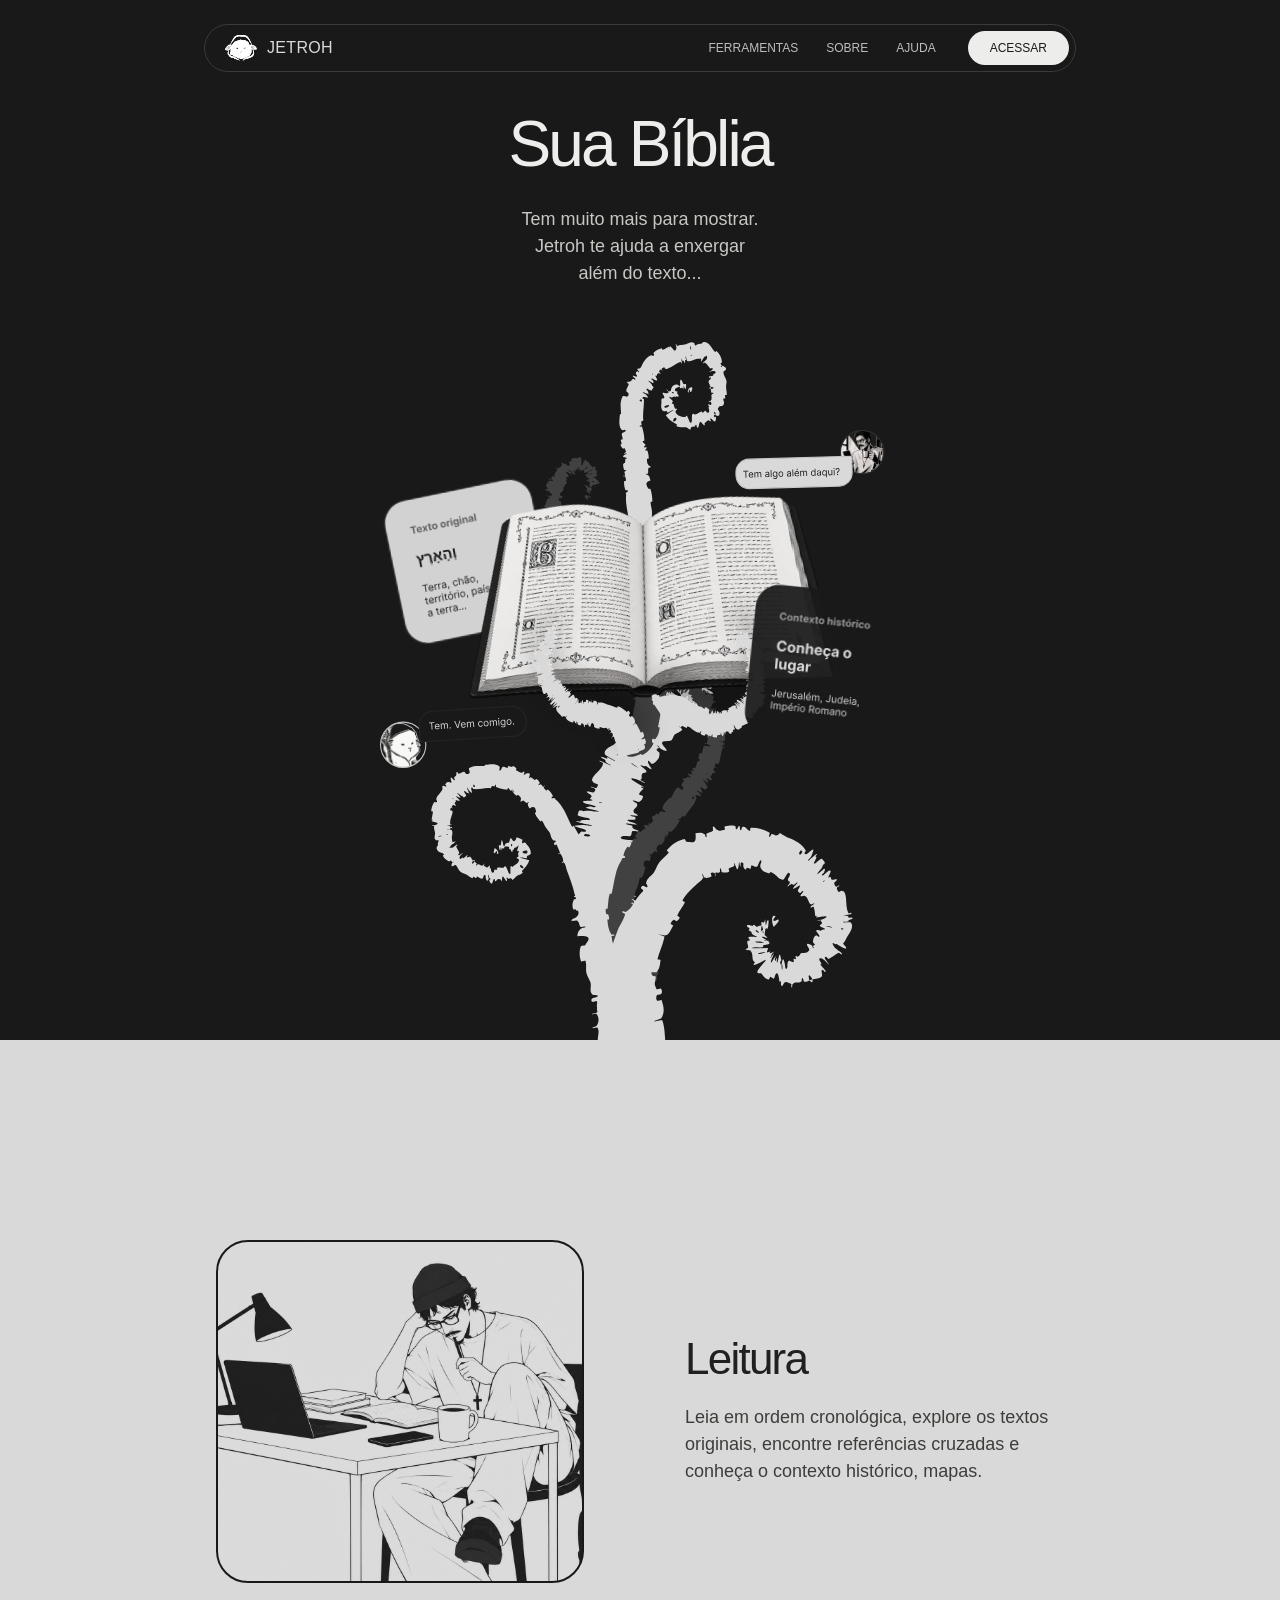
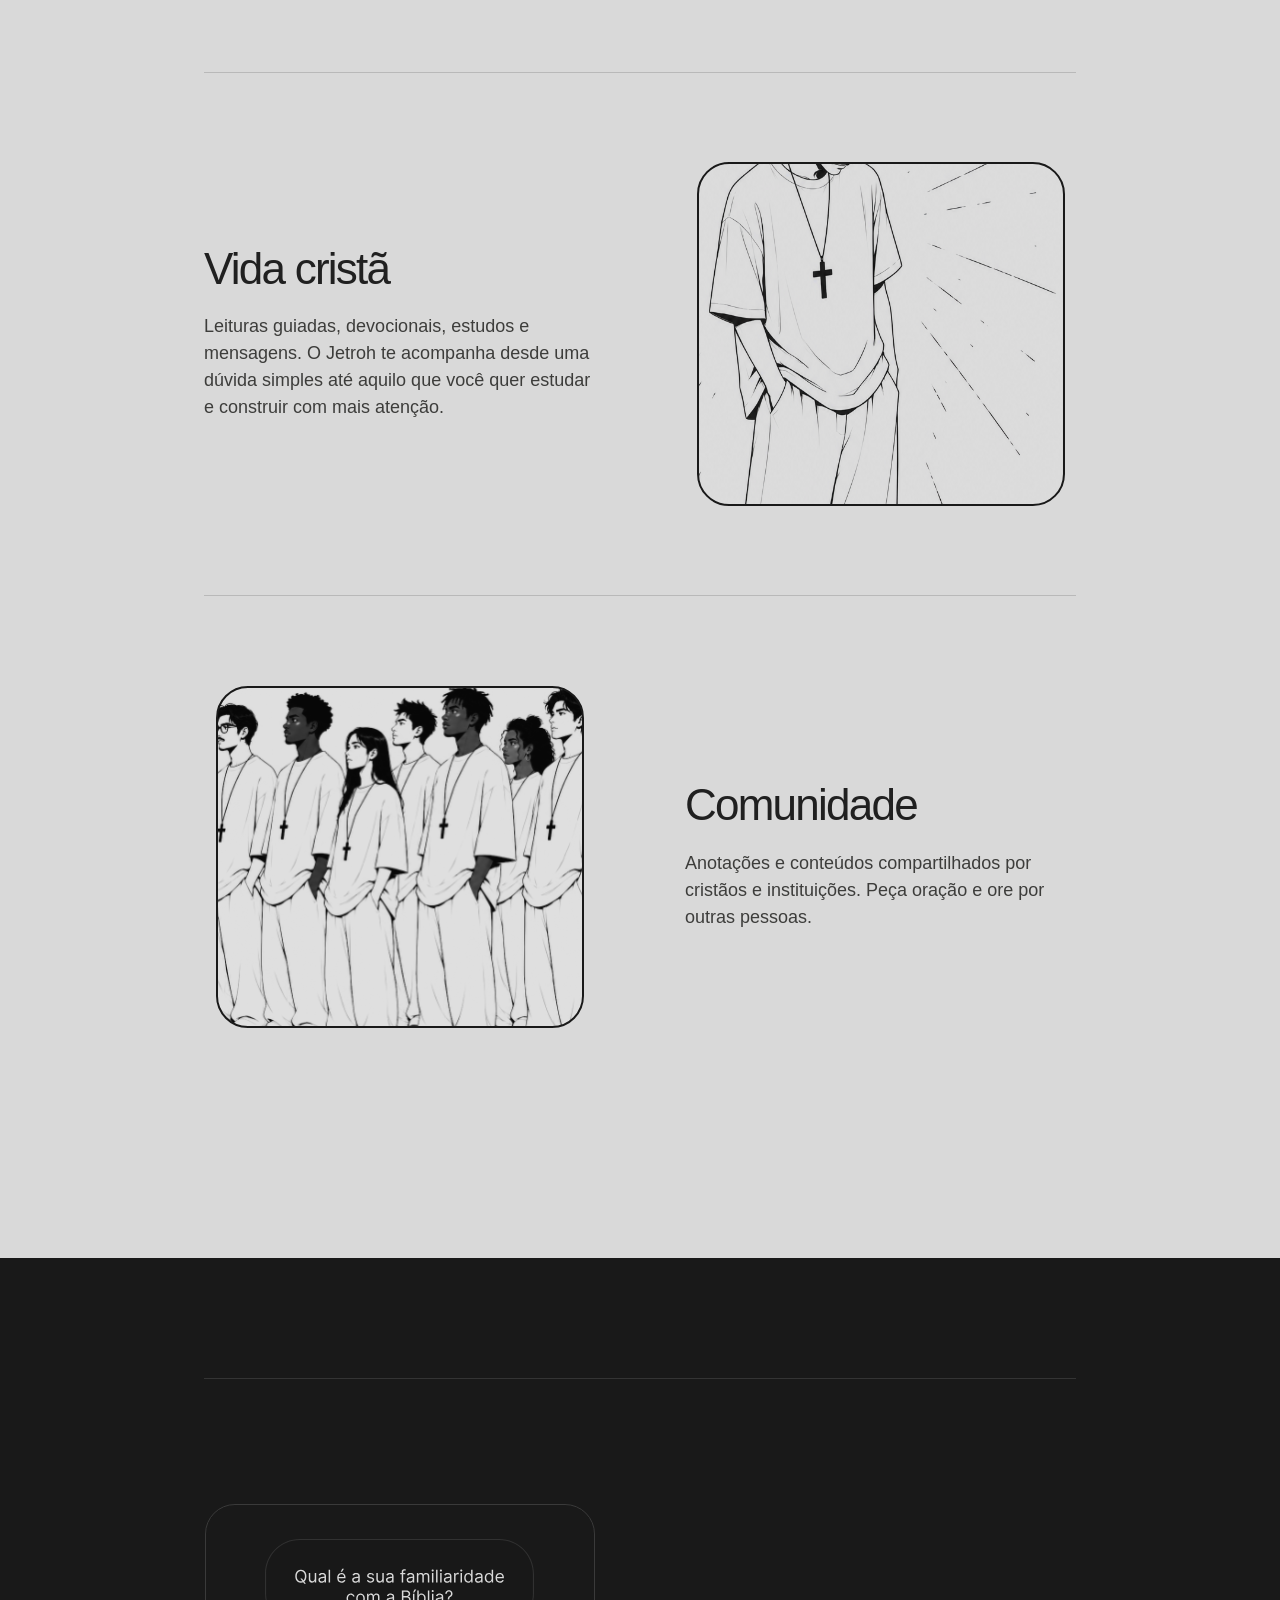
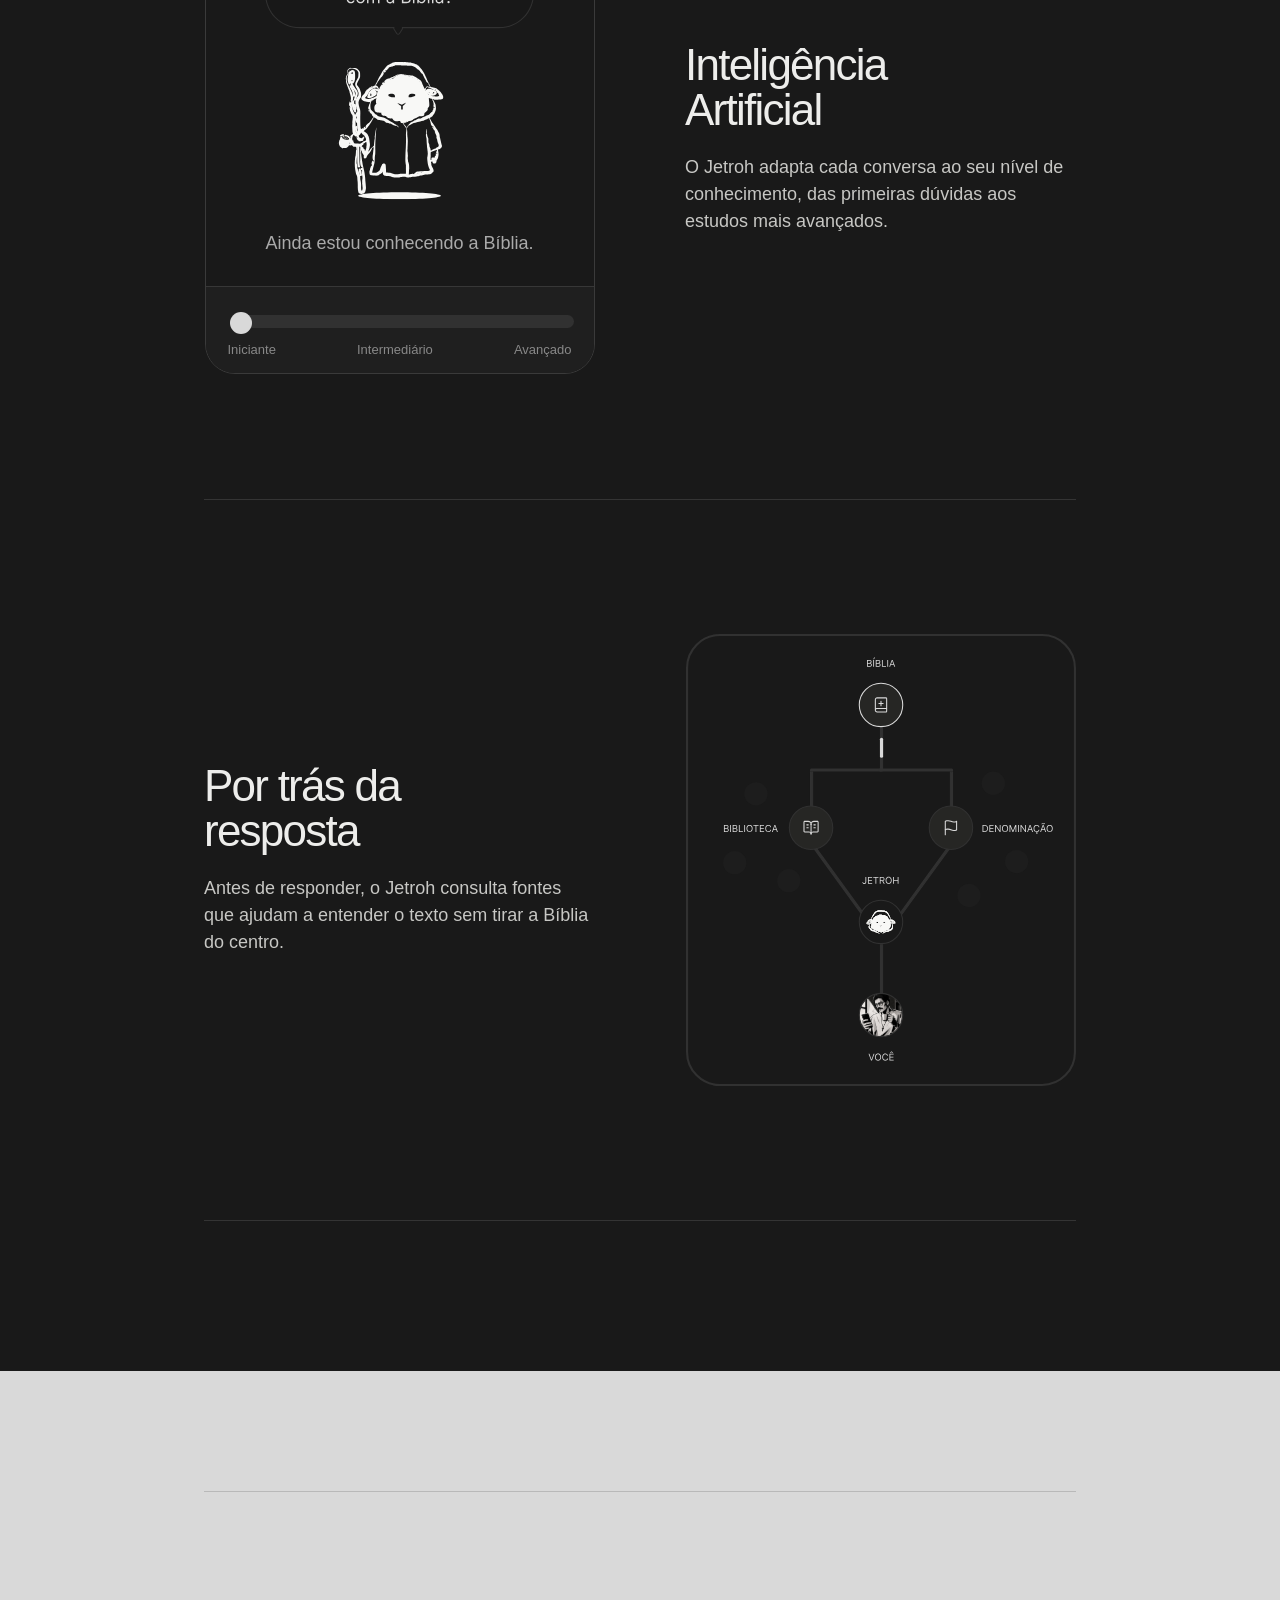
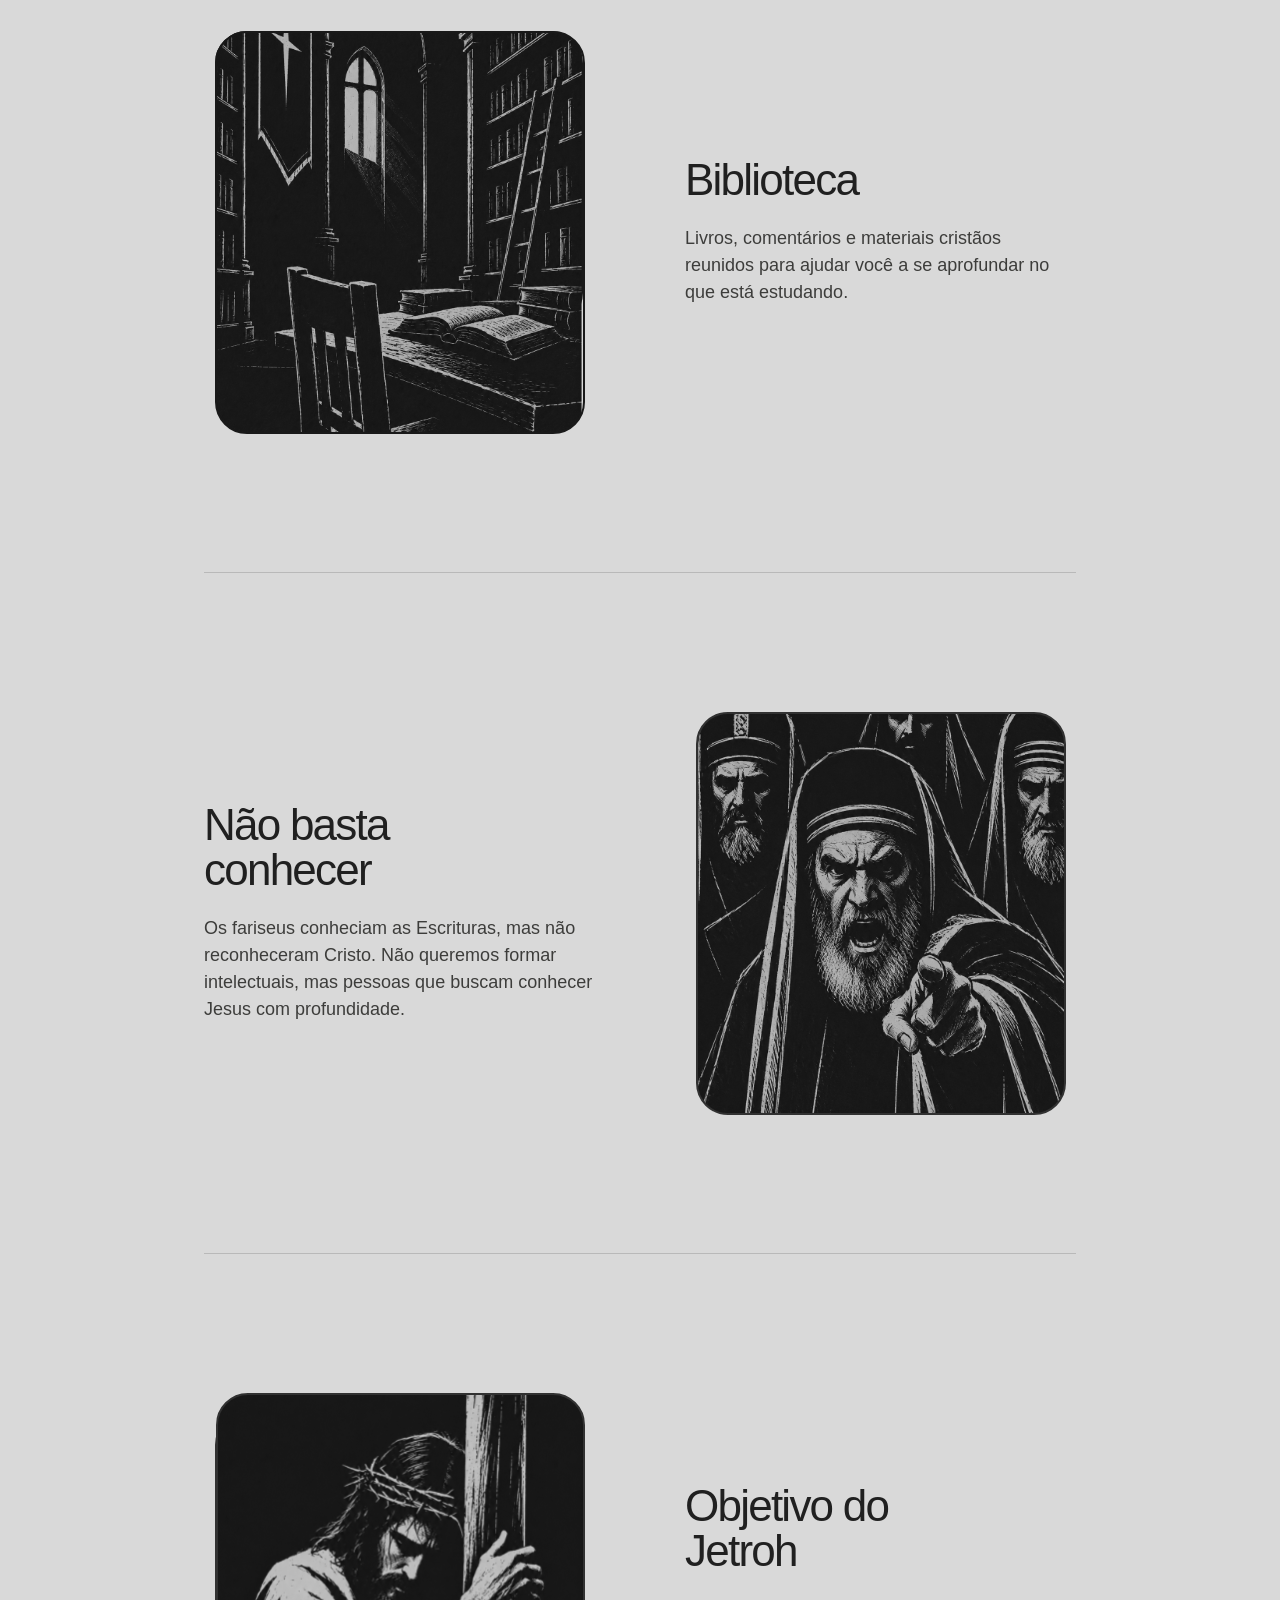
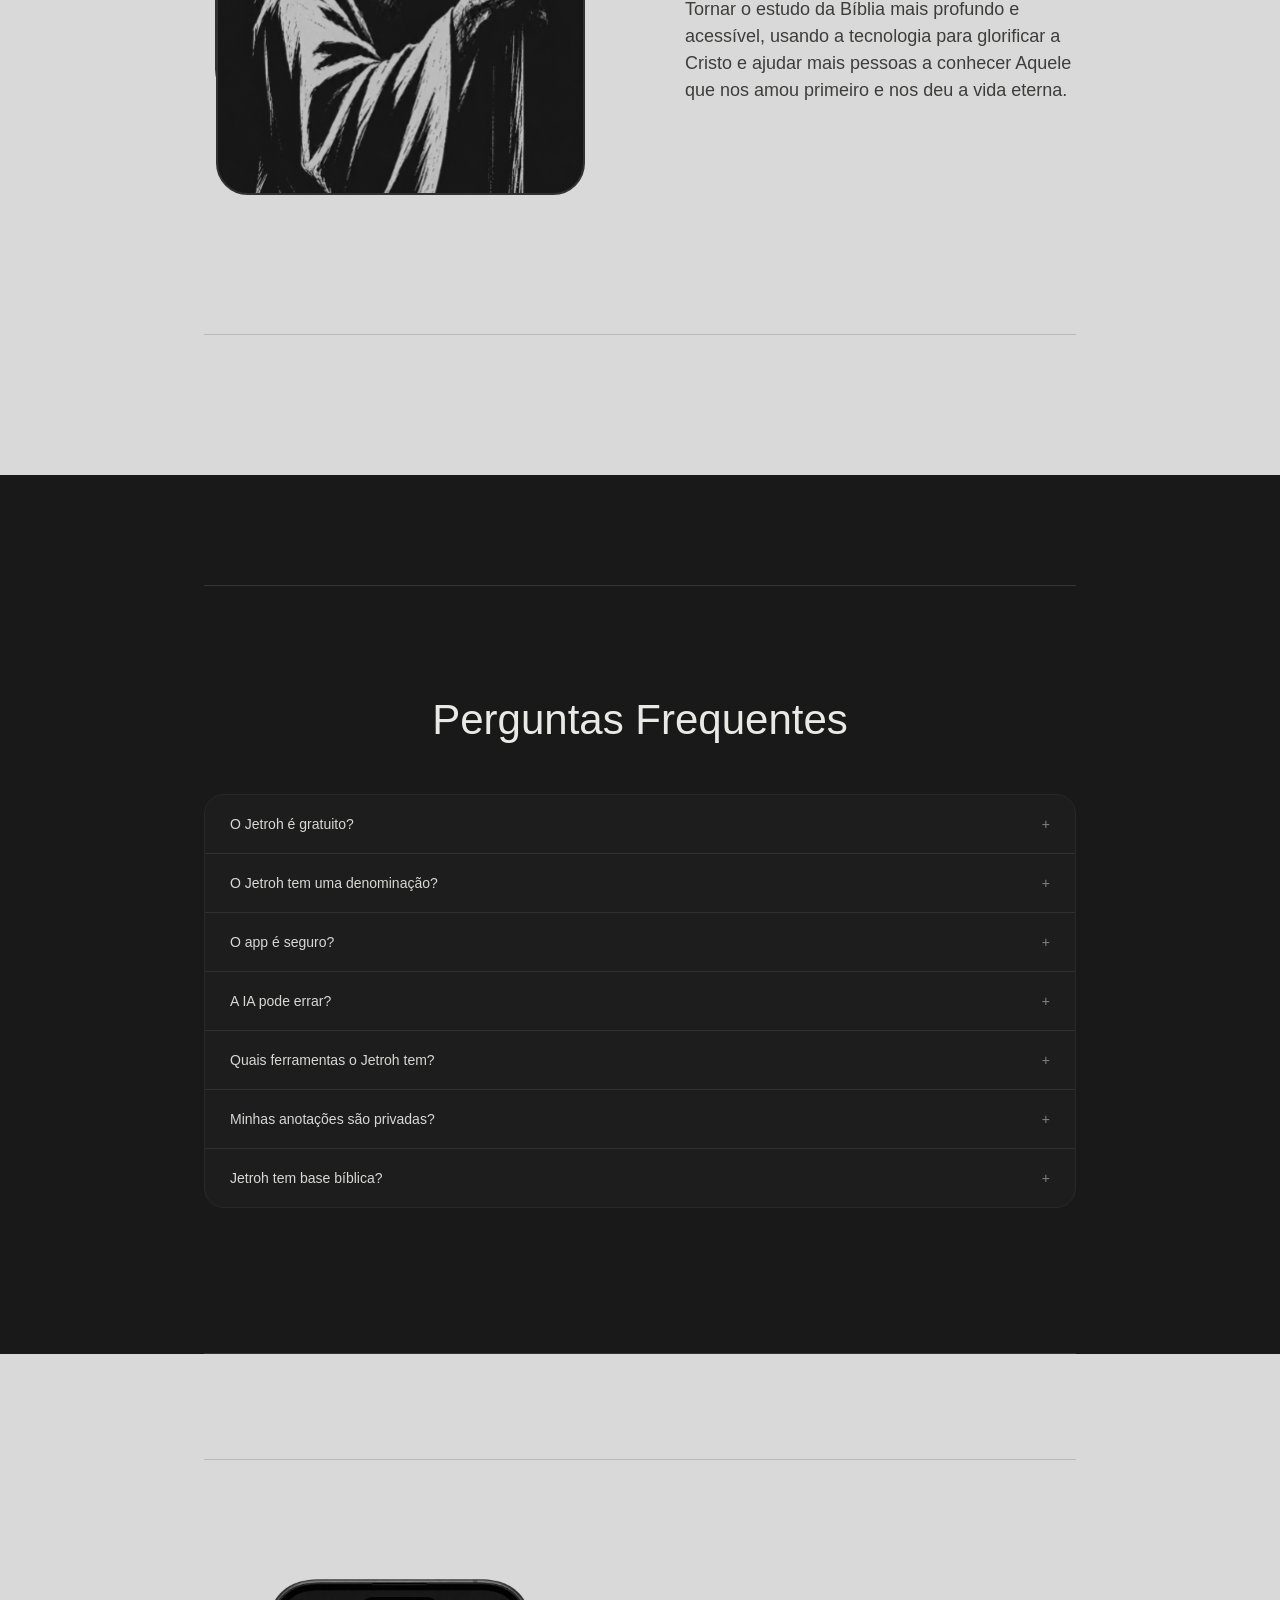
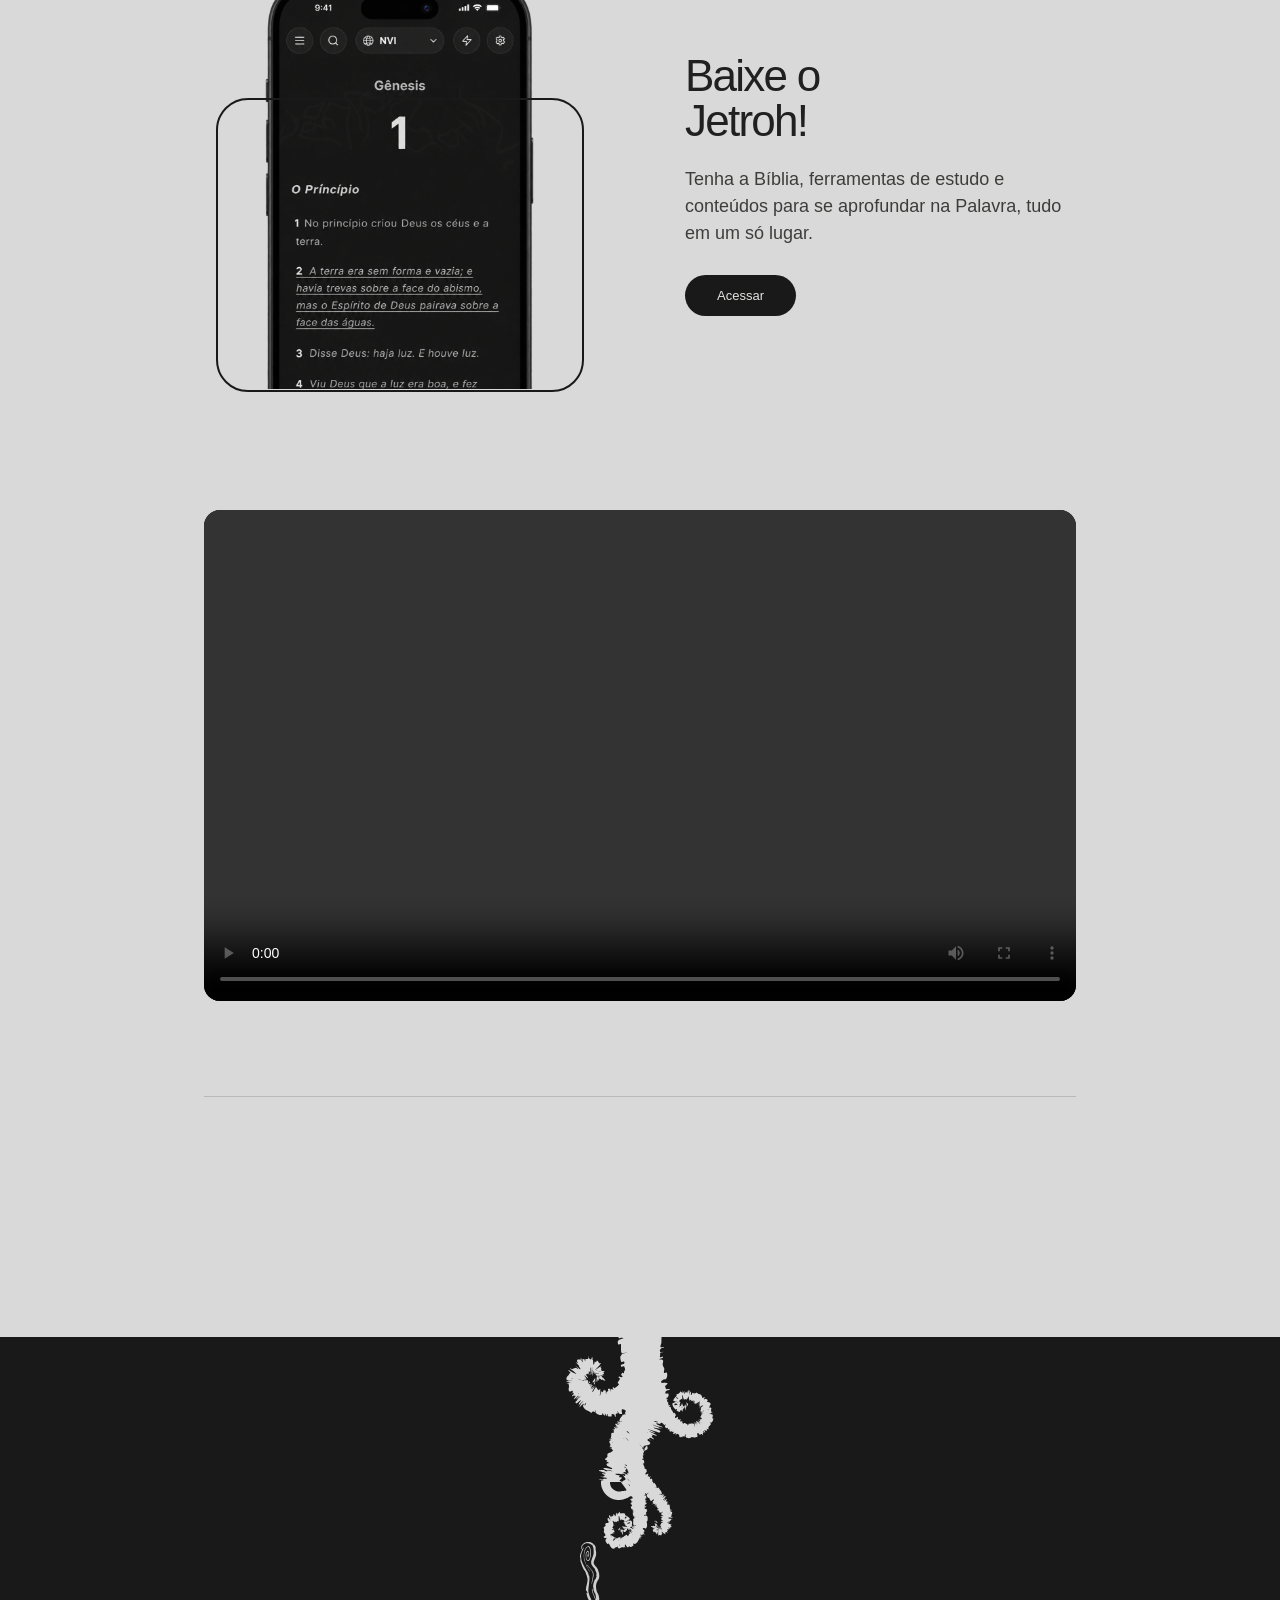
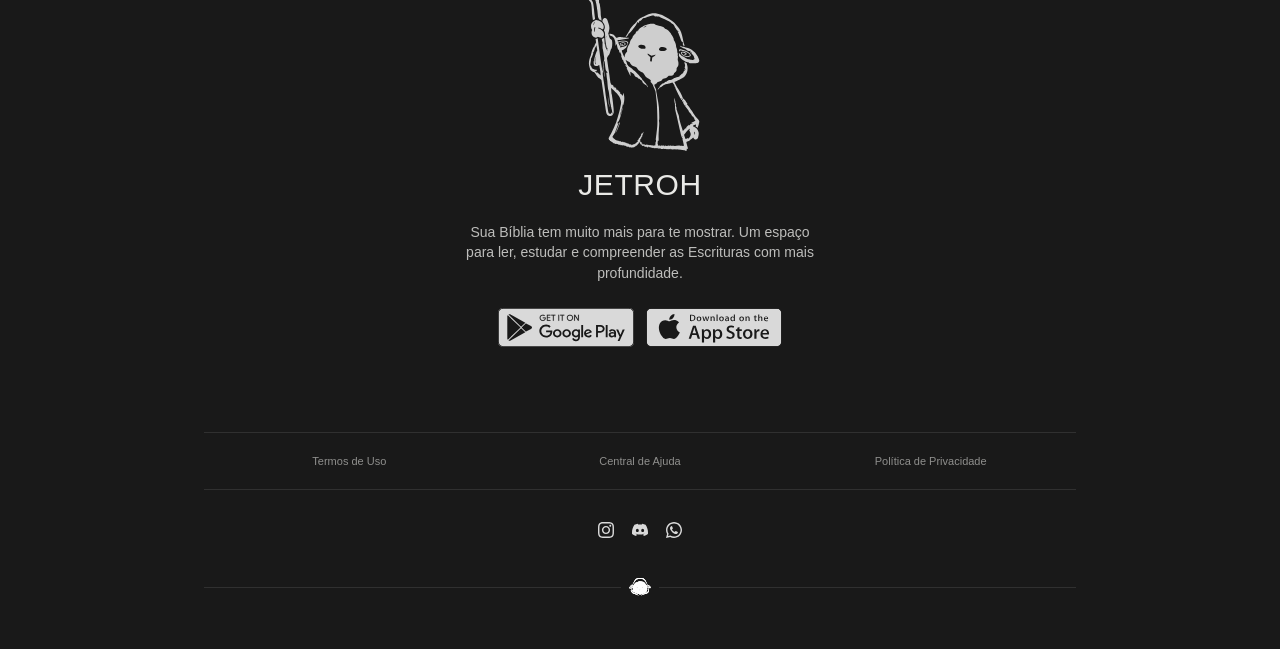
<file: index.html>
<!DOCTYPE html>
<html lang="pt-BR">
<head>
  <meta charset="UTF-8">
  <meta name="viewport" content="width=device-width, initial-scale=1.0">
  <meta name="theme-color" content="#191919">
  <title>Jetroh Bible</title>
  <link rel="icon" type="image/svg+xml" href="assets/section6/logo_jetroh.svg">
  <link rel="stylesheet" href="styles.css">
  
</head>
<body>
  <header class="topbar">
    <a class="brand-mini" href="index.html#inicio" aria-label="Jetroh"><img src="assets/section6/logo_jetroh.svg" alt=""><span>JETROH</span></a>
    <nav class="desktop-nav" aria-label="Navegação principal">
      <a href="#recursos">FERRAMENTAS</a>
      <a href="#biblioteca">SOBRE</a>
      <a href="help.html">AJUDA</a>
      <a href="download.html" class="desktop-access">ACESSAR</a>
    </nav>
    <button class="menu-button" type="button" aria-label="Abrir menu" aria-expanded="false"><span></span><span></span></button>
  </header>
  <nav class="menu-panel" aria-label="Navegação"><a href="#recursos">Ferramentas</a><a href="#biblioteca">Sobre o Jetroh</a><a href="help.html">Central de Ajuda</a><a href="download.html">Acessar</a></nav>

  <main>
    <section class="hero dark-shell" id="inicio">
      <div class="hero-copy">
        <h1 class="hero-title">Sua Bíblia</h1>
        <p class="hero-text">Tem muito mais para mostrar.<br>Jetroh te ajuda a enxergar<br>além do texto...</p>
      </div>
      <div class="hero-art" aria-hidden="true">
        <img class="bible-center" src="assets/section1/bible_center.svg" alt="">
        <img class="hero-card hero-card-1" src="assets/section1/card1.svg" alt="">
        <img class="hero-card hero-card-2" src="assets/section1/card2.svg" alt="">
        <img class="bubble bubble-1" src="assets/section1/balao1.svg" alt="">
        <img class="bubble bubble-2" src="assets/section1/balao2.svg" alt="">
      </div>
    </section>

    <section class="light-shell feature-stack" id="recursos">
      <article class="feature-row">
        <div class="feature-media"><img src="assets/section2/img1.svg" alt="Ilustração de estudo bíblico"></div>
        <div class="feature-copy"><h2>Leitura</h2><p>Leia em ordem cronológica, explore os textos originais, encontre referências cruzadas e conheça o contexto histórico, mapas.</p></div>
      </article>
      <div class="line light-line"></div>
      <article class="feature-row reverse">
        <div class="feature-media"><img src="assets/section2/img2.svg" alt="Ilustração de vida cristã"></div>
        <div class="feature-copy"><h2>Vida cristã</h2><p>Leituras guiadas, devocionais, estudos e mensagens. O Jetroh te acompanha desde uma dúvida simples até aquilo que você quer estudar e construir com mais atenção.</p></div>
      </article>
      <div class="line light-line"></div>
      <article class="feature-row">
        <div class="feature-media"><img src="assets/section2/img3.svg" alt="Ilustração de comunidade cristã"></div>
        <div class="feature-copy"><h2>Comunidade</h2><p>Anotações e conteúdos compartilhados por cristãos e instituições. Peça oração e ore por outras pessoas.</p></div>
      </article>
    </section>

    <section class="dark-shell ai-section" id="ia">
      <div class="line dark-line"></div>
      <article class="ai-row">
        <div class="ai-visual level-card">
          <img src="assets/section3/img1.svg" alt="Jetroh perguntando seu nível de familiaridade com a Bíblia">
          <p class="level-message" aria-live="polite">Ainda estou conhecendo a Bíblia.</p>
          <div class="level-control">
            <input id="bible-level" type="range" min="0" max="100" step="1" value="0" aria-label="Familiaridade com a Bíblia">
            <div class="level-labels"><span>Iniciante</span><span>Intermediário</span><span>Avançado</span></div>
          </div>
        </div>
        <div class="section-copy white"><h2>Inteligência<br>Artificial</h2><p>O Jetroh adapta cada conversa ao seu nível de conhecimento, das primeiras dúvidas aos estudos mais avançados.</p></div>
      </article>
      <div class="line dark-line"></div>
      <article class="ai-row reverse">
        <div class="ai-visual"><img src="assets/section3/img2.svg" alt="Fluxo de fontes do Jetroh"></div>
        <div class="section-copy white"><h2>Por trás da<br>resposta</h2><p>Antes de responder, o Jetroh consulta fontes que ajudam a entender o texto sem tirar a Bíblia do centro.</p></div>
      </article>
      <div class="line dark-line"></div>
    </section>

    <section class="light-shell editorial-section" id="biblioteca">
      <div class="line light-line"></div>
      <article class="editorial-row">
        <div class="editorial-media"><img src="assets/section4/img1.svg" alt="Biblioteca"></div>
        <div class="section-copy"><h2>Biblioteca</h2><p>Livros, comentários e materiais cristãos reunidos para ajudar você a se aprofundar no que está estudando.</p></div>
      </article>
      <div class="line light-line"></div>
      <article class="editorial-row reverse">
        <div class="editorial-media"><img src="assets/section4/img2.svg" alt="Fariseus"></div>
        <div class="section-copy"><h2>Não basta<br>conhecer</h2><p>Os fariseus conheciam as Escrituras, mas não reconheceram Cristo. Não queremos formar intelectuais, mas pessoas que buscam conhecer Jesus com profundidade.</p></div>
      </article>
      <div class="line light-line"></div>
      <article class="editorial-row">
        <div class="editorial-media"><img src="assets/section4/img3.svg" alt="Cristo carregando a cruz"></div>
        <div class="section-copy"><h2>Objetivo do<br>Jetroh</h2><p>Tornar o estudo da Bíblia mais profundo e acessível, usando a tecnologia para glorificar a Cristo e ajudar mais pessoas a conhecer Aquele que nos amou primeiro e nos deu a vida eterna.</p></div>
      </article>
      <div class="line light-line"></div>
    </section>

    <section class="dark-shell faq-section" id="faq">
      <div class="line dark-line"></div>
      <h2>Perguntas Frequentes</h2>
      <div class="faq-list">
        <div class="faq-item"><button class="faq-question" type="button" aria-expanded="false">O Jetroh é gratuito?<span>+</span></button><div class="faq-answer"><div><p>O Jetroh terá recursos acessíveis para leitura e estudo, com detalhes de planos apresentados no lançamento.</p></div></div></div>
        <div class="faq-item"><button class="faq-question" type="button" aria-expanded="false">O Jetroh tem uma denominação?<span>+</span></button><div class="faq-answer"><div><p>O aplicativo respeita tradições e denominações, mantendo a Bíblia no centro da experiência.</p></div></div></div>
        <div class="faq-item"><button class="faq-question" type="button" aria-expanded="false">O app é seguro?<span>+</span></button><div class="faq-answer"><div><p>Privacidade e segurança fazem parte da estrutura do produto, especialmente em conteúdos e anotações pessoais.</p></div></div></div>
        <div class="faq-item"><button class="faq-question" type="button" aria-expanded="false">A IA pode errar?<span>+</span></button><div class="faq-answer"><div><p>Sim. Por isso as respostas devem ser conferidas nas referências apresentadas. A IA não substitui discipulado, igreja local ou estudo responsável.</p></div></div></div>
        <div class="faq-item"><button class="faq-question" type="button" aria-expanded="false">Quais ferramentas o Jetroh tem?<span>+</span></button><div class="faq-answer"><div><p>Leitura bíblica, ferramentas de estudo, contexto, textos originais, referências, devocionais, biblioteca, comunidade e assistência por IA.</p></div></div></div>
        <div class="faq-item"><button class="faq-question" type="button" aria-expanded="false">Minhas anotações são privadas?<span>+</span></button><div class="faq-answer"><div><p>As anotações privadas permanecem privadas; conteúdos comunitários dependem da sua escolha de compartilhamento.</p></div></div></div>
        <div class="faq-item"><button class="faq-question" type="button" aria-expanded="false">Jetroh tem base bíblica?<span>+</span></button><div class="faq-answer"><div><p>A proposta do Jetroh é usar tecnologia como ferramenta para aprofundar a leitura e compreensão das Escrituras.</p></div></div></div>
      </div>
    </section>
    <div class="line dark-line"></div>

    <section class="light-shell download-section" id="download">
      <div class="line light-line"></div>
      <div class="download-wrap">
        <div class="download-visual"><img src="assets/section5/img1.svg" alt="Jetroh no celular"></div>
        <div class="section-copy download-copy"><h2>Baixe o<br>Jetroh!</h2><p>Tenha a Bíblia, ferramentas de estudo e conteúdos para se aprofundar na Palavra, tudo em um só lugar.</p><a href="download.html" class="download-cta">Acessar</a></div>
      </div>
      <div class="download-video-wrap">
        <video class="download-video" controls preload="metadata" playsinline aria-label="Demonstração das funções do Jetroh">
          Seu navegador não suporta reprodução de vídeo.
        </video>
      </div>
      <div class="line light-line"></div>
    </section>
  </main>

  <footer class="dark-shell footer">
    <img class="footer-transition" src="assets/section6/element1.svg" alt="">
    <div class="footer-art"><img src="assets/section6/jetroh.svg" alt=""></div>
    <div class="footer-brand"><span>JETROH</span></div>
    <p>Sua Bíblia tem muito mais para te mostrar. Um espaço para ler, estudar e compreender as Escrituras com mais profundidade.</p>
    <div class="store-buttons">
      <img src="assets/section6/botao_play.svg" alt="Google Play">
      <img src="assets/section6/botao_apple.svg" alt="App Store">
    </div>
    <div class="footer-links"><a href="#">Termos de Uso</a><a href="help.html">Central de Ajuda</a><a href="#">Política de Privacidade</a></div>
    <div class="footer-social" aria-label="Redes sociais">
      <a href="https://www.instagram.com/jetroh.bible/" target="_blank" rel="noopener noreferrer" aria-label="Instagram"><img src="assets/section6/insta.svg" alt=""></a>
      <a href="#" aria-label="Discord"><img src="assets/section6/discord.svg" alt=""></a>
      <a href="#" aria-label="WhatsApp"><img src="assets/section6/zap.svg" alt=""></a>
    </div>
    <div class="footer-bottom-mark"><button class="to-top" aria-label="Voltar ao topo"><img src="assets/section6/logo_jetroh.svg" alt=""></button></div>
  </footer>

  <script src="script.js"></script>
</body>
</html>
</file>
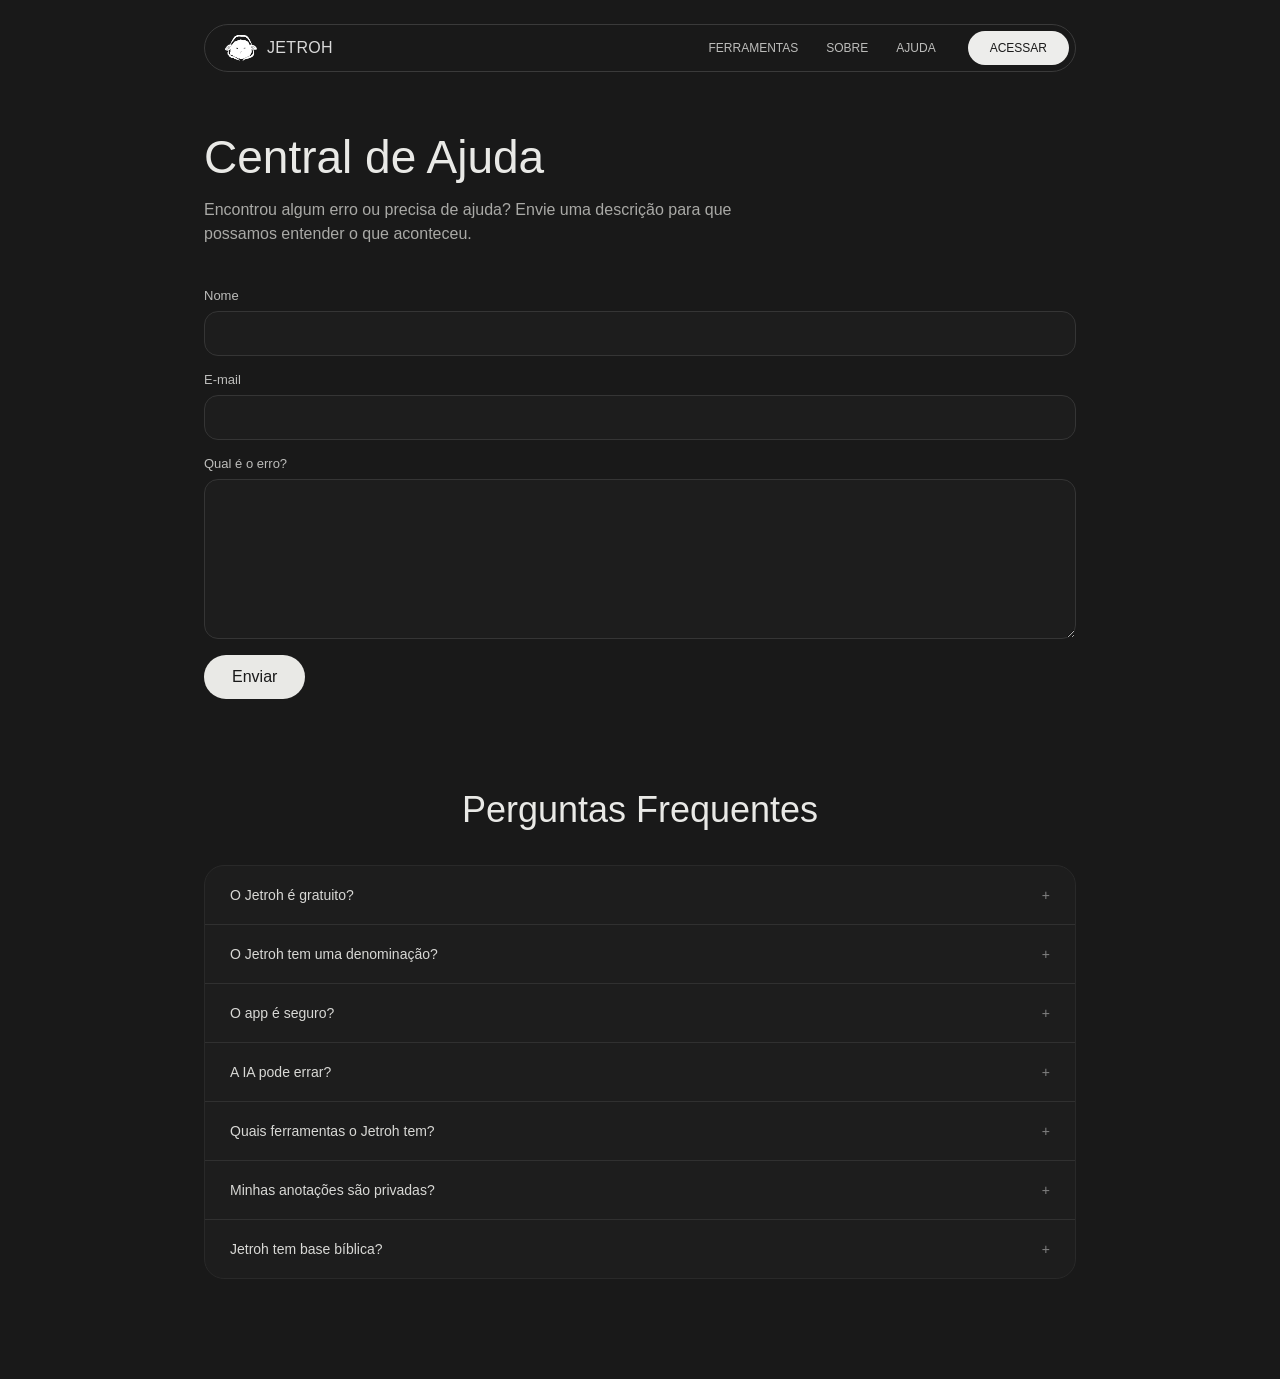
<file: help.html>
<!DOCTYPE html>
<html lang="pt-BR">
<head>
  <meta charset="UTF-8">
  <meta name="viewport" content="width=device-width, initial-scale=1.0">
  <meta name="theme-color" content="#191919">
  <title>Central de Ajuda — Jetroh</title>
  <link rel="icon" type="image/svg+xml" href="assets/section6/logo_jetroh.svg">
  <link rel="stylesheet" href="styles.css">
  <style>
    body{background:#191919;color:#e9e9e6}
    .help-page{min-height:100vh;padding:130px 0 100px}
    .help-wrap{width:min(872px,82vw);margin:0 auto}
    .help-title{font-family:Arial,sans-serif;font-weight:400;font-size:46px;margin:0 0 14px}
    .help-subtitle{color:#a9a9a6;max-width:560px;line-height:1.5;margin:0 0 42px}
    .help-form{display:grid;gap:16px;margin-bottom:90px}
    .help-form label{display:grid;gap:8px;font-size:13px;color:#bdbdbb}
    .help-form input,.help-form textarea{width:100%;border:1px solid #353535;background:#1d1d1d;color:#e9e9e6;border-radius:14px;padding:14px 16px;font:inherit;outline:none}
    .help-form textarea{min-height:160px;resize:vertical}
    .help-form input:focus,.help-form textarea:focus{border-color:#666}
    .help-submit{justify-self:start;border:0;border-radius:999px;background:#e9e9e6;color:#191919;padding:13px 28px;cursor:pointer}
    .help-faq-title{font-family:Arial,sans-serif;font-weight:400;font-size:36px;text-align:center;margin:0 0 34px}
    @media(max-width:700px){.help-page{padding:100px 0 70px}.help-wrap{width:74vw}.help-title{font-size:34px}.help-subtitle{font-size:14px}.help-form{margin-bottom:65px}.help-faq-title{font-size:28px}}
  </style>
</head>
<body>
  <header class="topbar">
    <a class="brand-mini" href="index.html#inicio" aria-label="Jetroh"><img src="assets/section6/logo_jetroh.svg" alt=""><span>JETROH</span></a>
    <nav class="desktop-nav" aria-label="Navegação principal">
      <a href="index.html#recursos">FERRAMENTAS</a>
      <a href="index.html#biblioteca">SOBRE</a>
      <a href="help.html">AJUDA</a>
      <a href="download.html" class="desktop-access">ACESSAR</a>
    </nav>
    <button class="menu-button" type="button" aria-label="Abrir menu" aria-expanded="false"><span></span><span></span></button>
  </header>
  <nav class="menu-panel" aria-label="Navegação"><a href="index.html#recursos">Ferramentas</a><a href="index.html#biblioteca">Sobre o Jetroh</a><a href="help.html">Central de Ajuda</a><a href="download.html">Acessar</a></nav>

  <main class="help-page">
    <div class="help-wrap">
      <h1 class="help-title">Central de Ajuda</h1>
      <p class="help-subtitle">Encontrou algum erro ou precisa de ajuda? Envie uma descrição para que possamos entender o que aconteceu.</p>

      <form class="help-form">
        <label>Nome<input type="text" name="nome" autocomplete="name" required></label>
        <label>E-mail<input type="email" name="email" autocomplete="email" required></label>
        <label>Qual é o erro?<textarea name="erro" required></textarea></label>
        <button class="help-submit" type="submit">Enviar</button>
      </form>

      <h2 class="help-faq-title">Perguntas Frequentes</h2>
      <div class="faq-list">
        <div class="faq-item"><button class="faq-question" type="button" aria-expanded="false">O Jetroh é gratuito?<span>+</span></button><div class="faq-answer"><div><p>O Jetroh terá recursos acessíveis para leitura e estudo, com detalhes de planos apresentados no lançamento.</p></div></div></div>
        <div class="faq-item"><button class="faq-question" type="button" aria-expanded="false">O Jetroh tem uma denominação?<span>+</span></button><div class="faq-answer"><div><p>O aplicativo respeita tradições e denominações, mantendo a Bíblia no centro da experiência.</p></div></div></div>
        <div class="faq-item"><button class="faq-question" type="button" aria-expanded="false">O app é seguro?<span>+</span></button><div class="faq-answer"><div><p>Privacidade e segurança fazem parte da estrutura do produto, especialmente em conteúdos e anotações pessoais.</p></div></div></div>
        <div class="faq-item"><button class="faq-question" type="button" aria-expanded="false">A IA pode errar?<span>+</span></button><div class="faq-answer"><div><p>Sim. Por isso as respostas devem ser conferidas nas referências apresentadas. A IA não substitui discipulado, igreja local ou estudo responsável.</p></div></div></div>
        <div class="faq-item"><button class="faq-question" type="button" aria-expanded="false">Quais ferramentas o Jetroh tem?<span>+</span></button><div class="faq-answer"><div><p>Leitura bíblica, ferramentas de estudo, contexto, textos originais, referências, devocionais, biblioteca, comunidade e assistência por IA.</p></div></div></div>
        <div class="faq-item"><button class="faq-question" type="button" aria-expanded="false">Minhas anotações são privadas?<span>+</span></button><div class="faq-answer"><div><p>As anotações privadas permanecem privadas; conteúdos comunitários dependem da sua escolha de compartilhamento.</p></div></div></div>
        <div class="faq-item"><button class="faq-question" type="button" aria-expanded="false">Jetroh tem base bíblica?<span>+</span></button><div class="faq-answer"><div><p>A proposta do Jetroh é usar tecnologia como ferramenta para aprofundar a leitura e compreensão das Escrituras.</p></div></div></div>
      </div>
    </div>
  </main>

  <script src="script.js"></script>
</body>
</html>
</file>
<file: styles.css>
:root{--dark:#191919;--light:#D9D9D9;--ink:#191919;--muted:#9d9d9a;--line-light:#b9b9b9;--line-dark:#343434;--white:#e9e9e6}
*{box-sizing:border-box}html{scroll-behavior:smooth}body{margin:0;background:var(--dark);color:var(--ink);font-family:Inter,Arial,sans-serif;font-weight:400}a{color:inherit;text-decoration:none}button{font:inherit}.dark-shell{background:var(--dark);color:var(--white)}.light-shell{background:var(--light);color:var(--ink)}
.topbar{height:48px;width:min(872px,78vw);display:flex;align-items:center;justify-content:space-between;padding:0 20px;position:fixed;z-index:50;left:50%;top:24px;transform:translateX(-50%);background:#191919;border:1px solid #3a3a3a;border-radius:999px;color:#d9d9d9}.brand-mini{display:flex;align-items:center;gap:10px;font-family:Arial,sans-serif;font-size:16px;letter-spacing:.02em}.brand-mini img{width:32px;height:auto;filter:brightness(2)}.menu-button{width:32px;height:32px;border:0;background:transparent;display:grid;place-content:center;gap:5px;cursor:pointer}.menu-button span{display:block;width:15px;height:1px;background:#d9d9d9}.menu-panel{display:none;position:absolute;right:0;top:56px;padding:12px;background:#202020;border:1px solid #383838;border-radius:14px;min-width:190px}.menu-panel.open{display:grid}.menu-panel a{padding:9px 12px;font-size:12px;color:#d9d9d9}
.hero{height:1040px;position:relative;overflow:hidden;padding-top:112px}.hero-copy{text-align:center;position:relative;z-index:3}.hero h1{margin:0;font-family:Arial,sans-serif;font-weight:400;font-size:clamp(58px,5.5vw,86px);line-height:.95;letter-spacing:-.055em;color:#ededeb}.hero h1 span{font-size:.45em;line-height:1.5;font-family:Arial,sans-serif;font-weight:400;letter-spacing:0}.hero-art{width:760px;height:790px;margin:48px auto 0;position:relative}.bible-center{position:absolute;left:50%;top:0;transform:translateX(-50%);height:782px;width:auto}.hero-card{position:absolute;width:180px}.hero-card-1{left:78px;top:200px;transform:rotate(-3deg)}.hero-card-2{right:68px;top:220px;transform:rotate(2deg)}.bubble{position:absolute;width:165px}.bubble-1{left:25px;top:410px}.bubble-2{right:10px;top:445px}
.line{height:1px;width:min(872px,78vw);margin:0 auto}.light-line{background:var(--line-light)}.dark-line{background:var(--line-dark)}.feature-stack{padding:110px 0 140px}.feature-row,.ai-row,.editorial-row,.download-wrap{width:min(872px,82vw);margin:0 auto;display:grid;grid-template-columns:1fr 1fr;align-items:center;gap:90px}.feature-row{min-height:522px}.feature-row.reverse .feature-media,.ai-row.reverse .ai-visual,.editorial-row.reverse .editorial-media{order:2}.feature-row.reverse .feature-copy,.ai-row.reverse .section-copy,.editorial-row.reverse .section-copy{order:1}.feature-media img{width:100%;max-width:368px;display:block;margin:auto}.feature-copy h2,.section-copy h2{font-family:Arial,sans-serif;font-weight:400;font-size:44px;line-height:1.02;letter-spacing:-.04em;margin:0 0 22px;color:#202020}.feature-copy p,.section-copy p{font-size:18px;line-height:1.5;margin:0;max-width:390px;color:#3d3d3b}.ai-section{padding:120px 0 150px}.ai-row{min-height:720px}.section-copy.white h2{color:#ededeb}.section-copy.white p{color:#c7c7c4}.ai-visual img{display:block;width:100%;max-width:310px;margin:auto}.level-card{border:1px solid #3a3a3a;border-radius:30px;overflow:hidden;max-width:390px;margin:auto;padding-top:34px}.level-card>img{max-width:270px}.level-message{height:86px;margin:0!important;padding:18px 30px;display:grid;place-items:center;text-align:center;color:#aaa!important;font-size:18px!important;line-height:1.25!important}.level-control{border-top:1px solid #373737;padding:26px 22px 20px}.level-control input{width:100%;accent-color:#d9d9d9;cursor:pointer}.level-labels{display:flex;justify-content:space-between;margin-top:10px;color:#888;font-size:11px}.editorial-section{padding:120px 0 140px}.editorial-row{min-height:680px}.editorial-media img{display:block;width:100%;max-width:370px;margin:auto}.faq-section{padding:110px 0 145px}.faq-section>h2{font-family:Arial,sans-serif;font-weight:400;font-size:42px;text-align:center;margin:110px 0 50px}.faq-list{width:min(872px,82vw);margin:auto;border:1px solid #292929;border-radius:20px;overflow:hidden;background:#1d1d1d}.faq-list details{border-bottom:1px solid #303030}.faq-list details:last-child{border-bottom:0}.faq-list summary{list-style:none;cursor:pointer;padding:21px 25px;color:#d8d8d5;font-size:14px;display:flex;justify-content:space-between}.faq-list summary::-webkit-details-marker{display:none}.faq-list summary span{color:#818181}.faq-list p{margin:0;padding:0 60px 22px 25px;color:#9c9c9a;font-size:13px;line-height:1.55}.download-section{padding:105px 0 240px}.download-wrap{min-height:650px}.download-visual img{display:block;width:100%;max-width:368px;margin:auto}.download-copy .download-cta{display:inline-flex;margin-top:28px;background:#191919;color:#e2e2df;border-radius:999px;padding:13px 32px;font-size:13px}.footer{min-height:850px;text-align:center;padding:205px 0 45px;position:relative;overflow:hidden}.footer-transition{position:absolute;top:-155px;left:50%;transform:translateX(-50%);width:150px;height:auto}.footer-art img{width:120px;height:auto;opacity:.95}.footer-brand{margin:12px auto 0;display:flex;flex-direction:column;gap:8px;align-items:center;font-family:Arial,sans-serif;font-size:30px;letter-spacing:.02em}.footer-brand img{width:24px;filter:brightness(3)}.footer>p{width:min(370px,78vw);margin:20px auto 25px;font-size:14px;line-height:1.45;color:#bdbdbb}.store-buttons{display:flex;justify-content:center;align-items:center;gap:12px}.store-buttons img{display:block;height:39px;width:auto}.footer-links{width:min(872px,82vw);border-top:1px solid #303030;border-bottom:1px solid #303030;margin:85px auto 0;padding:22px 0;display:flex;justify-content:center;gap:80px;color:#8f8f8d;font-size:11px}.to-top{margin-top:28px;border:0;background:transparent;color:#f1f1ee;font-size:20px;cursor:pointer}
@media(max-width:700px){.topbar{top:18px;height:48px;width:74vw;padding:0 16px}.brand-mini{font-size:14px}.brand-mini img{width:21px}.hero{height:790px;padding-top:110px}.hero h1{font-size:48px;line-height:.96}.hero h1 span{font-size:.46em}.hero-art{width:100%;height:610px;margin-top:38px}.bible-center{height:500px;top:0}.hero-card{width:112px}.hero-card-1{left:9%;top:150px}.hero-card-2{right:7%;top:185px}.bubble{width:112px}.bubble-1{left:8%;top:305px}.bubble-2{right:5%;top:335px}.line{width:86vw}.feature-stack{padding:55px 0 50px}.feature-row,.ai-row,.editorial-row,.download-wrap{width:74vw;grid-template-columns:1fr;gap:24px}.feature-row{min-height:500px;padding:42px 0;align-content:center}.feature-row.reverse .feature-media,.ai-row.reverse .ai-visual,.editorial-row.reverse .editorial-media{order:2}.feature-row.reverse .feature-copy,.ai-row.reverse .section-copy,.editorial-row.reverse .section-copy{order:1}.feature-media img{max-width:100%}.feature-copy h2,.section-copy h2{font-size:36px;margin-bottom:14px}.feature-copy p,.section-copy p{font-size:16px;line-height:1.42;max-width:none}.ai-section{padding:55px 0}.ai-row{min-height:610px;padding:40px 0;align-content:center}.ai-row .ai-visual{order:2}.ai-row .section-copy{order:1}.ai-visual img{max-width:100%}.level-card{width:100%;border-radius:24px;padding-top:24px}.level-card>img{max-width:250px}.level-message{height:88px;font-size:17px!important}.level-control{padding:22px 16px 18px}.editorial-section{padding:50px 0 55px}.editorial-row{min-height:590px;padding:45px 0;align-content:center}.editorial-row .editorial-media{order:2}.editorial-row .section-copy{order:1}.editorial-media img{max-width:100%}.faq-section{padding:55px 0 70px}.faq-section>h2{font-size:30px;margin:58px 0 28px}.faq-list{width:74vw;border-radius:13px}.faq-list summary{padding:15px 13px;font-size:11px}.faq-list p{padding:0 32px 15px 13px;font-size:11px}.download-section{padding:48px 0 180px}.download-wrap{min-height:560px;padding:42px 0;align-content:center}.download-visual{order:2}.download-copy{order:1}.download-copy .download-cta{display:none}.footer{min-height:650px;padding-top:150px}.footer-transition{top:-115px;width:105px}.footer-art img{width:78px}.footer-brand{font-size:26px}.footer-brand img{width:20px}.footer>p{font-size:13px;width:58vw}.store-buttons img{height:31px}.footer-links{margin-top:55px;width:74vw;gap:35px;font-size:9px}.to-top{margin-top:22px}}

/* Refinos aprovados — hero, seletor de familiaridade e rodapé */
.hero h1{
  display:flex;
  flex-direction:column;
  align-items:center;
  gap:24px;
  font-family:Arial,sans-serif;
  font-weight:400;
  line-height:1;
  letter-spacing:-.045em;
}
.hero-title{
  display:block;
  font-size:clamp(58px,5vw,78px);
  color:#ededeb;
}
.hero-subtitle{
  display:block;
  font-size:clamp(25px,2.25vw,34px);
  line-height:1.18;
  letter-spacing:-.02em;
  color:#ededeb;
}
.hero-art{isolation:isolate}
.bible-center{z-index:2}
.hero-card-1{
  z-index:1;
  left:calc(50% - 255px);
  top:145px;
  width:168px;
  transform:rotate(-5deg);
}
.hero-card-2{
  z-index:3;
  right:auto;
  left:calc(50% + 105px);
  top:250px;
  width:160px;
  transform:rotate(2deg);
}
.bubble{z-index:4}
.bubble-1{
  left:calc(50% + 95px);
  top:95px;
  width:150px;
}
.bubble-2{
  right:auto;
  left:calc(50% - 260px);
  top:370px;
  width:148px;
}

.level-card{
  width:390px;
  height:470px;
  max-width:100%;
  display:flex;
  flex-direction:column;
  padding-top:34px;
}
.level-card>img{
  width:270px;
  height:261px;
  max-width:100%;
  object-fit:contain;
  flex:0 0 261px;
}
.level-message{
  box-sizing:border-box;
  width:100%;
  height:86px;
  min-height:86px;
  max-height:86px;
  flex:0 0 86px;
  overflow:hidden;
}
.level-control{
  height:88px;
  min-height:88px;
  margin-top:auto;
  flex:0 0 88px;
  background-color:#1F1F1F;
}

.footer{
  padding-top:205px;
}
.footer-transition{
    top: -22px;
    width: 148px;
    z-index: 2;
}
.footer-art{
  position:relative;
  z-index:3;
}
.footer-brand{
  margin-top:14px;
  display:block;
}
.footer-brand span{
  display:block;
}

.footer-social{
  width:min(872px,82vw);
  margin:0 auto;
  padding:30px 0 12px;
  display:flex;
  align-items:center;
  justify-content:center;
  gap:14px;
}
.footer-social a{
  display:grid;
  place-items:center;
  width:20px;
  height:20px;
}
.footer-social img{
  display:block;
  max-width:18px;
  max-height:18px;
  width:auto;
  height:auto;
}

.footer-bottom-mark{
  width:min(872px,82vw);
  height:34px;
  margin:18px auto 0;
  position:relative;
  display:flex;
  align-items:center;
  justify-content:center;
}
.footer-bottom-mark::before{
  content:"";
  position:absolute;
  left:0;
  right:0;
  top:50%;
  height:1px;
  background:#303030;
}
.to-top{
  position:relative;
  z-index:2;
  margin:0;
  width:38px;
  height:30px;
  display:grid;
  place-items:center;
  border:0;
  background:#191919;
  padding:0 8px;
}
.to-top img{
  display:block;
  width:22px;
  height:auto;
  filter:brightness(3);
}

@media(max-width:700px){
  .hero h1{gap:14px}
  .hero-title{font-size:48px}
  .hero-subtitle{font-size:23px;line-height:1.22}
  .hero-card-1{left:calc(50% - 185px);top:108px;width:116px}
  .hero-card-2{left:calc(50% + 68px);top:185px;width:112px}
  .bubble-1{left:calc(50% + 52px);top:78px;width:106px}
  .bubble-2{left:calc(50% - 185px);top:300px;width:104px}
  .level-card{height:430px;padding-top:24px}
  .level-card>img{width:250px;height:240px;flex-basis:240px}
  .level-message{height:82px;min-height:82px;max-height:82px;flex-basis:82px}
  .level-control{height:84px;min-height:84px;flex-basis:84px;}
  .footer-transition{top:-18px;width:110px}
  .footer-bottom-mark{width:74vw;margin-top:16px}
}


/* Ajustes v4 — hero com título + parágrafo e microanimações contínuas */
.hero-copy{
  display:flex;
  flex-direction:column;
  align-items:center;
}
.hero-copy .hero-title{
  margin:0;
  font-family:Arial,sans-serif;
  font-weight:400;
  font-size:clamp(58px,5vw,78px);
  line-height:1;
  letter-spacing:-.045em;
  color:#ededeb;
}
.hero-copy .hero-text{
  margin:30px 0 0;
  font-family:Inter,Arial,sans-serif;
  font-size:18px;
  line-height:1.5;
  font-weight:400;
  letter-spacing:0;
  color:#c7c7c4;
  text-align:center;
}

/* Desativa a antiga estrutura tipográfica do h1 */
.hero h1{
  display:block;
  margin:0;
  font-size:inherit;
  line-height:inherit;
  letter-spacing:inherit;
}
.hero h1 span{font-size:inherit;line-height:inherit}

.hero-card,
.bubble{
  will-change: transform;
  backface-visibility: hidden;
  -webkit-backface-visibility: hidden;
  filter: none;
  image-rendering: auto;
}

.hero-card-1{animation:float-card-left 6.4s ease-in-out infinite}
.hero-card-2{animation:float-card-right 7.2s ease-in-out infinite}
.bubble-1{animation:float-bubble-one 5.6s ease-in-out infinite}
.bubble-2{animation:float-bubble-two 6.1s ease-in-out infinite}

@keyframes float-card-left{
  0%,100%{transform:translate3d(0,0,0) rotate(-5deg)}
  50%{transform:translate3d(-3px,-8px,0) rotate(-4deg)}
}
@keyframes float-card-right{
  0%,100%{transform:translate3d(0,0,0) rotate(2deg)}
  50%{transform:translate3d(4px,-7px,0) rotate(2.7deg)}
}
@keyframes float-bubble-one{
  0%,100%{transform:translate3d(0,0,0)}
  50%{transform:translate3d(4px,-6px,0)}
}
@keyframes float-bubble-two{
  0%,100%{transform:translate3d(0,0,0)}
  50%{transform:translate3d(-4px,-7px,0)}
}

@media(max-width:700px){
  .hero-copy .hero-title{font-size:48px}
  .hero-copy .hero-text{margin-top:18px;font-size:16px;line-height:1.45}
}

@media(prefers-reduced-motion:reduce){
  .hero-card-1,.hero-card-2,.bubble-1,.bubble-2{animation:none}
}

.level-control input {
    width: 100%;
    appearance: none;
    -webkit-appearance: none;
    background: transparent;
    cursor: pointer;
}

.level-control input::-webkit-slider-runnable-track {
    height: 13px;
    background: #313131;
    border: none;
    border-radius: 100px;
}

.level-control input::-webkit-slider-thumb {
    -webkit-appearance: none;
    width: 22px;
    height: 22px;
    background: #d9d9d9;
    border: none;
    border-radius: 50%;
    margin-top: -3px;
}

/* Entrada sutil das sections */
.reveal-on-scroll{
  opacity:0;
  transform:translate3d(0,22px,0);
  transition:opacity .75s ease, transform .85s cubic-bezier(.2,.7,.2,1);
  will-change:opacity,transform;
}
.reveal-on-scroll.is-visible{
  opacity:1;
  transform:translate3d(0,0,0);
}

.feature-row.reverse.reveal-on-scroll,
.ai-row.reverse.reveal-on-scroll,
.editorial-row.reverse.reveal-on-scroll{
  transform:translate3d(0,22px,0);
}
.feature-row.reverse.reveal-on-scroll.is-visible,
.ai-row.reverse.reveal-on-scroll.is-visible,
.editorial-row.reverse.reveal-on-scroll.is-visible{
  transform:translate3d(0,0,0);
}

/* Slider contínuo de familiaridade */
.level-control input{
  touch-action:none;
}
.level-control input:focus{
  outline:none;
}
.level-control input::-moz-range-track{
  height:13px;
  background:#313131;
  border:none;
  border-radius:100px;
}
.level-control input::-moz-range-thumb{
  width:22px;
  height:22px;
  background:#d9d9d9;
  border:none;
  border-radius:50%;
}

@media(prefers-reduced-motion:reduce){
  .reveal-on-scroll{
    opacity:1;
    transform:none;
    transition:none;
  }
}

/* Responsividade mobile alinhada ao layout de referência (Android Compact) */
@media (max-width:700px){
  html,body{width:100%;max-width:100%;overflow-x:hidden}

  .topbar{
    top:10px;
    width:calc(100% - 28px);
    max-width:420px;
    height:42px;
    padding:0 12px;
  }
  .brand-mini{font-size:12px;gap:7px}
  .brand-mini img{width:18px}
  .menu-button{width:30px;height:30px}

  .hero{
    height:760px;
    padding-top:92px;
  }
  .hero-copy{width:86%;margin:0 auto}
  .hero-copy .hero-title{font-size:40px;line-height:1.02}
  .hero-copy .hero-text{margin-top:14px;font-size:14px;line-height:1.42}
  .hero-art{
    width:390px;
    max-width:100vw;
    height:565px;
    margin:24px auto 0;
  }
  .bible-center{height:485px;top:6px}
  .hero-card-1{left:calc(50% - 164px);top:128px;width:108px}
  .hero-card-2{left:calc(50% + 50px);top:172px;width:108px}
  .bubble-1{left:calc(50% + 48px);top:74px;width:102px}
  .bubble-2{left:calc(50% - 166px);top:282px;width:100px}

  .line{width:calc(100% - 40px)}

  .feature-stack{padding:34px 0 40px}
  .feature-row,.ai-row,.editorial-row,.download-wrap{
    width:calc(100% - 48px);
    max-width:360px;
    grid-template-columns:1fr;
    gap:22px;
  }
  .feature-row{
    min-height:0;
    padding:44px 0 50px;
    align-content:initial;
  }
  .feature-row .feature-copy,
  .feature-row.reverse .feature-copy,
  .ai-row .section-copy,
  .ai-row.reverse .section-copy,
  .editorial-row .section-copy,
  .editorial-row.reverse .section-copy,
  .download-copy{order:1}
  .feature-row .feature-media,
  .feature-row.reverse .feature-media,
  .ai-row .ai-visual,
  .ai-row.reverse .ai-visual,
  .editorial-row .editorial-media,
  .editorial-row.reverse .editorial-media,
  .download-visual{order:2}

  .feature-copy h2,.section-copy h2{
    font-size:30px;
    line-height:1.02;
    margin-bottom:12px;
  }
  .feature-copy p,.section-copy p{
    font-size:14px;
    line-height:1.42;
    max-width:none;
  }
  .feature-media img{width:100%;max-width:332px}

  .ai-section{padding:34px 0 38px}
  .ai-row{
    min-height:0;
    padding:46px 0 52px;
    align-content:initial;
  }
  .ai-visual img{width:100%;max-width:318px}
  .level-card{
    width:100%;
    max-width:332px;
    height:395px;
    padding-top:20px;
    border-radius:18px;
  }
  .level-card>img{
    width:225px;
    height:216px;
    flex-basis:216px;
  }
  .level-message{
    height:76px;
    min-height:76px;
    max-height:76px;
    flex-basis:76px;
    padding:14px 18px;
    font-size:14px!important;
  }
  .level-control{
    height:82px;
    min-height:82px;
    flex-basis:82px;
    padding:20px 15px 14px;
  }
  .level-labels{font-size:9px;margin-top:8px}
  .level-control input::-webkit-slider-runnable-track{height:9px}
  .level-control input::-webkit-slider-thumb{width:18px;height:18px;margin-top:-4px}
  .level-control input::-moz-range-track{height:9px}
  .level-control input::-moz-range-thumb{width:18px;height:18px}

  .editorial-section{padding:34px 0 42px}
  .editorial-row{
    min-height:0;
    padding:46px 0 52px;
    align-content:initial;
  }
  .editorial-media img{width:100%;max-width:332px}

  .faq-section{padding:34px 0 54px}
  .faq-section>h2{
    width:calc(100% - 48px);
    max-width:360px;
    text-align:center;
    font-size:29px;
    line-height:1.02;
    margin:48px auto 24px;
  }
  .faq-list{
    width:calc(100% - 48px);
    max-width:360px;
    border-radius:12px;
  }
  .faq-list summary{padding:14px 14px;font-size:11px;gap:12px}
  .faq-list p{padding:0 34px 14px 14px;font-size:10px;line-height:1.45}

  .download-section{padding:34px 0 110px}
  .download-wrap{
    min-height:0;
    padding:48px 0 54px;
    align-content:initial;
  }
  .download-copy .download-cta{
    display:inline-flex;
    margin-top:20px;
    padding:11px 108px;
    font-size:12px;
  }
  .download-visual img{width:100%;max-width:315px}

  .footer{
    min-height:660px;
    padding:128px 0 28px;
  }
  .footer-transition{top:-14px;width:100px}
  .footer-art img{width:72px}
  .footer-brand{font-size:22px;margin-top:8px}
  .footer>p{width:calc(100% - 88px);max-width:310px;margin:14px auto 18px;font-size:11px;line-height:1.45}
  .store-buttons{gap:8px;flex-wrap:wrap}
  .store-buttons img{height:29px}
  .footer-links{
    width:calc(100% - 48px);
    max-width:360px;
    margin-top:42px;
    padding:18px 0;
    gap:28px;
    font-size:9px;
  }
  .footer-social{
    width:calc(100% - 48px);
    max-width:360px;
    padding:22px 0 8px;
    gap:14px;
  }
  .footer-social a{width:20px;height:20px}
  .footer-social img{max-width:17px;max-height:17px}
  .footer-bottom-mark{width:calc(100% - 48px);max-width:360px;margin-top:12px}
  .to-top img{width:20px}
}

@media (max-width:390px){
  .hero-art{transform:scale(.96);transform-origin:top center}
}

@media (max-width:350px){
  .hero-copy .hero-title{font-size:36px}
  .hero-copy .hero-text{font-size:13px}
  .feature-row,.ai-row,.editorial-row,.download-wrap,
  .faq-list,.faq-section>h2{width:calc(100% - 36px)}
  .footer-links,.footer-social,.footer-bottom-mark{width:calc(100% - 36px)}
}

/* Centralização dos textos nas sections apenas no mobile */
@media (max-width:700px){
  .feature-copy,
  .section-copy{
    width:100%;
    text-align:center;
  }

  .feature-copy h2,
  .section-copy h2,
  .feature-copy p,
  .section-copy p{
    margin-left:auto;
    margin-right:auto;
  }
}

/* Ajuste final mobile: composição da Bíblia menor e sem espaço vazio excessivo */
@media (max-width:700px){
  .hero{
    height:650px;
    padding-top:86px;
  }

  .hero-art{
    width:360px;
    max-width:94vw;
    height:470px;
    margin:18px auto 0;
    transform:scale(.90);
    transform-origin:top center;
  }

  .bible-center{
    height: 510px;
    top: 30px;
  }

  .hero-card-1{
    left:calc(50% - 150px);
    top:116px;
    width:100px;
  }

  .hero-card-2{
    left:calc(50% + 46px);
    top:154px;
    width:100px;
  }

  .bubble-1{
    left:calc(50% + 44px);
    top:66px;
    width:94px;
  }

  .bubble-2{
    left:calc(50% - 152px);
    top:258px;
    width:92px;
  }
}

@media (max-width:390px){
  .hero-art{
    max-width:96vw;
    transform:scale(.86);
  }
}

/* Ajuste mobile: elementos visuais das sections levemente menores */
@media (max-width:700px){
  .feature-media img,
  .editorial-media img{
    width:92%;
    max-width:304px;
  }

  .level-card{
    width:92%;
    max-width:304px;
    height:365px;
    padding-top:18px;
  }

  .level-card>img{
    width:207px;
    height:198px;
    flex-basis:198px;
  }

  .level-message{
    height:70px;
    min-height:70px;
    max-height:70px;
    flex-basis:70px;
    padding:12px 16px;
    font-size:13px!important;
  }

  .level-control{
    height:77px;
    min-height:77px;
    flex-basis:77px;
    padding:18px 14px 12px;
  }

  .download-visual img{
    width:92%;
    max-width:290px;
  }
}

/* Ajuste mobile 2: reduzir mais os elementos visuais das sections */
@media (max-width:700px){
  .feature-media img,
  .editorial-media img{
    width:82%;
    max-width:272px;
  }

  .level-card{
    width:82%;
    max-width:272px;
    height:334px;
    padding-top:16px;
  }

  .level-card>img{
    width:184px;
    height:176px;
    flex-basis:176px;
  }

  .level-message{
    height:66px;
    min-height:66px;
    max-height:66px;
    flex-basis:66px;
    padding:11px 14px;
    font-size:12px!important;
  }

  .level-control{
    height:76px;
    min-height:76px;
    flex-basis:76px;
    padding:17px 13px 11px;
  }

  .level-labels{font-size:8px}

  .download-visual img{
    width:82%;
    max-width:260px;
  }
}

/* Mobile: botão de download abaixo da imagem */
@media (max-width:700px){
  .download-wrap{
    position:relative;
    padding-bottom:112px;
  }

  .download-copy .download-cta{
    position:absolute;
    left:50%;
    bottom:48px;
    transform:translateX(-50%);
    margin-top:0;
    white-space:nowrap;
  }
}


/* Área de demonstração em vídeo da seção de download */
.download-video-wrap{
  width:min(872px,82vw);
  margin:0 auto 95px;
}
.download-video{
  display:block;
  width:100%;
  aspect-ratio:16/9;
  background:#191919;
  border:0;
  border-radius:16px;
  object-fit:cover;
}

@media (max-width:700px){
  .download-video-wrap{
    width:calc(100% - 48px);
    max-width:360px;
    margin:0 auto 54px;
  }
  .download-video{
    border-radius:12px;
  }
}

@media (max-width:350px){
  .download-video-wrap{width:calc(100% - 36px)}
}

/* Uniformização dos dois componentes visuais da seção de IA */
.ai-row > .ai-visual{
  width:100%;
  max-width:390px;
  margin-inline:auto;
}
.ai-row.reverse > .ai-visual img{
  width:100%;
  max-width:390px;
  margin-inline:auto;
}
.level-labels{
  font-size:13px;
}

@media (max-width:700px){
  .ai-row > .ai-visual,
  .ai-row.reverse > .ai-visual{
    width:82%;
    max-width:272px;
  }

  .ai-row.reverse > .ai-visual img{
    width:100%;
    max-width:272px;
  }

  .level-card{
    width:82%;
    max-width:272px;
  }

  .level-labels{
    font-size:10px;
    margin-top:8px;
  }
}

/* Ajuste mobile: header e CTA com maior presença */
@media (max-width:700px){
  .topbar{
    height:50px;
    padding:0 16px;
  }

  .brand-mini{
    font-size:14px;
    gap:9px;
  }

  .brand-mini img{
    width:24px;
  }

  .menu-button{
    width:36px;
    height:36px;
    gap:6px;
  }

  .menu-button span{
    width:19px;
    height:1.5px;
  }

  .download-copy .download-cta{
    padding:16px 34px;
    font-size:14px;
  }
}


/* Menu responsivo em tela cheia + alinhamento do CTA de download */
@media (min-width:701px){
  .menu-button,
  .menu-panel{
    display:none!important;
  }
}

@media (max-width:700px){
  body.menu-open{
    overflow:hidden;
  }

  .topbar{
    z-index:102;
  }

  .brand-mini,
  .menu-button{
    position:relative;
    z-index:103;
  }

  .menu-panel{
    position:fixed;
    inset:0;
    z-index:101;
    width:100vw;
    height:100dvh;
    min-width:0;
    padding:120px 28px 48px;
    border:0;
    border-radius:0;
    background:#191919;
    display:none;
    place-content:center;
    gap:18px;
    text-align:center;
  }

  .menu-panel.open{
    display:grid;
  }

  .menu-panel a{
    padding:14px 18px;
    font-size:28px;
    line-height:1.1;
    color:#e9e9e6;
  }

  .menu-button span{
    transition:transform .22s ease, opacity .22s ease;
    transform-origin:center;
  }

  .menu-button[aria-expanded="true"] span:first-child{
    transform:translateY(3.75px) rotate(45deg);
  }

  .menu-button[aria-expanded="true"] span:last-child{
    transform:translateY(-3.75px) rotate(-45deg);
  }

  .download-copy .download-cta{
    width:82%;
    max-width:260px;
    min-height:48px;
    justify-content:center;
    align-items:center;
    text-align:center;
  }
}

/* Ajustes solicitados — 14/09/2026 */
.footer-transition{
  animation:none!important;
  transition:none!important;
  opacity:1!important;
}

.faq-list summary{
  -webkit-tap-highlight-color:transparent;
  user-select:none;
  -webkit-user-select:none;
}
.faq-list summary:focus{
  outline:none;
}
.faq-list summary:focus-visible{
  outline:1px solid #666;
  outline-offset:-1px;
}
.faq-list details > p{
  overflow:hidden;
}

@media (min-width:701px){
  .menu-button{
    display:grid!important;
  }
  .menu-panel{
    position:fixed;
    z-index:49;
    left:50%;
    right:auto;
    top:82px;
    transform:translateX(-50%);
    width:min(872px,78vw);
    min-width:0;
    padding:12px 20px;
    border:1px solid #383838;
    border-radius:18px;
    background:#202020;
    grid-template-columns:repeat(3,auto);
    justify-content:end;
    gap:8px;
  }
  .menu-panel.open{
    display:grid!important;
  }
  .menu-panel a{
    padding:9px 12px;
    font-size:12px;
    color:#d9d9d9;
  }
}

/* Ajustes finais solicitados — desktop preservando comportamento mobile */
.desktop-nav{display:none}

/* FAQ com expansão/retração no fluxo normal */
.faq-item{border-bottom:1px solid #303030}
.faq-item:last-child{border-bottom:0}
.faq-question{
  width:100%;
  border:0;
  background:transparent;
  color:#d8d8d5;
  padding:21px 25px;
  font-size:14px;
  display:flex;
  align-items:center;
  justify-content:space-between;
  text-align:left;
  cursor:pointer;
  -webkit-tap-highlight-color:transparent;
  user-select:none;
}
.faq-question span{color:#818181;transition:transform .28s ease}
.faq-question:focus{outline:none}
.faq-question:focus-visible{outline:1px solid #666;outline-offset:-1px}
.faq-answer{display:grid;grid-template-rows:0fr;opacity:0;transition:grid-template-rows .34s cubic-bezier(.2,.7,.2,1),opacity .24s ease}
.faq-answer>div{overflow:hidden}
.faq-answer p{margin:0;padding:0 60px 22px 25px;color:#9c9c9a;font-size:13px;line-height:1.55}
.faq-item.is-open .faq-answer{grid-template-rows:1fr;opacity:1}
.faq-item.is-open .faq-question span{transform:rotate(45deg)}

/* Rodapé: links centralizados e alinhados ao mesmo eixo dos demais elementos */
.footer-links{
  width:min(872px,82vw);
  max-width:872px;
  margin-left:auto;
  margin-right:auto;
  display:grid;
  grid-template-columns:repeat(3,1fr);
  gap:0;
  align-items:center;
  justify-items:center;
  text-align:center;
}
.footer-links a{width:100%;text-align:center}

@media (min-width:701px){
  .topbar{padding:0 6px 0 20px}
  .desktop-nav{
    display:flex;
    align-items:center;
    gap:28px;
    margin-left:auto;
    font-size:12px;
    color:#bdbdbb;
  }
  .desktop-nav a{white-space:nowrap;transition:color .2s ease}
  .desktop-nav a:hover{color:#ededeb}
  .desktop-nav .desktop-access{
    background:#ededeb;
    color:#191919;
    padding:10px 22px;
    border-radius:999px;
    margin-left:4px;
  }
  .desktop-nav .desktop-access:hover{color:#191919}
  .menu-button,.menu-panel{display:none!important}
}

@media (max-width:700px){
  .desktop-nav{display:none!important}
  .faq-question{padding:14px 14px;font-size:11px;gap:12px}
  .faq-answer p{padding:0 34px 14px 14px;font-size:10px;line-height:1.45}
}

/* Página de lista de espera */
.waitlist-page{background:#191919}
.waitlist-hero{padding:132px 0 86px}
.waitlist-hero-inner{width:min(872px,82vw);margin:0 auto}
.waitlist-parallax{height:470px;border-radius:28px;background-image:url('assets/page_baixar/imagem_paralax.jpg');background-size:cover;background-position:center;background-repeat:no-repeat;background-attachment:fixed}
.waitlist-hero-copy{margin-top:42px;max-width:700px}
.waitlist-hero-copy h1,.waitlist-intro h2{font-family:Arial,sans-serif;font-weight:400;letter-spacing:-.045em}
.waitlist-hero-copy h1{margin:0 0 14px;color:#ededeb;font-size:48px;line-height:1}
.waitlist-hero-copy p{margin:0;color:#bdbdbb;font-size:16px;line-height:1.5;max-width:650px}
.waitlist-form-section{padding:115px 0 135px}
.waitlist-form-grid{width:min(872px,82vw);margin:0 auto;display:grid;grid-template-columns:1fr 1fr;gap:100px;align-items:center}
.waitlist-intro h2{margin:0 0 22px;color:#202020;font-size:44px;line-height:1.02;max-width:360px}
.waitlist-intro p{margin:0;color:#3d3d3b;font-size:17px;line-height:1.5;max-width:370px}
.waitlist-form{width:100%;max-width:390px;justify-self:end}
.waitlist-form fieldset{margin:0 0 12px;padding:0 0 14px;border:1px solid #a9a9a5;border-radius:22px;overflow:hidden}
.waitlist-form legend{float:left;width:100%;box-sizing:border-box;margin:0 0 13px;padding:18px 20px 14px;border-bottom:1px solid #bdbdb8;color:#202020;font-size:17px;font-weight:600}
.waitlist-form legend+label{clear:both}
.waitlist-form label{display:flex;align-items:center;gap:10px;padding:3px 20px;color:#30302e;font-size:13px;cursor:pointer}
.waitlist-form input[type="checkbox"]{appearance:none;width:12px;height:12px;margin:0;border:1px solid #777772;border-radius:50%;background:transparent;display:grid;place-items:center;flex:0 0 12px}
.waitlist-form input[type="checkbox"]:checked::after{content:"";width:6px;height:6px;border-radius:50%;background:#191919}
.waitlist-other{display:block;box-sizing:border-box;width:calc(100% - 40px);height:42px;margin:9px 20px 0;padding:0 14px;border:1px solid #aaa9a4;border-radius:14px;background:transparent;color:#202020;font:inherit;outline:none}
.waitlist-email{box-sizing:border-box;width:100%;height:42px;padding:0 18px;border:0;border-radius:999px;background:#191919;color:#ededeb;font:inherit;outline:none}
.waitlist-email::placeholder{color:#9d9d99}
.waitlist-form button{width:100%;height:42px;margin-top:10px;border:1px solid #777772;border-radius:999px;background:transparent;color:#202020;font:inherit;cursor:pointer;transition:background .2s ease,color .2s ease}
.waitlist-form button:hover{background:#191919;color:#ededeb}
.waitlist-page .footer{padding-top:205px}
@media(max-width:700px){
  .waitlist-hero{padding:92px 0 60px}
  .waitlist-hero-inner,.waitlist-form-grid{width:74vw}
  .waitlist-parallax{height:360px;border-radius:20px;background-attachment:scroll;background-position:center}
  .waitlist-hero-copy{margin-top:28px}
  .waitlist-hero-copy h1{font-size:36px}
  .waitlist-hero-copy p{font-size:14px}
  .waitlist-form-section{padding:70px 0 90px}
  .waitlist-form-grid{grid-template-columns:1fr;gap:44px}
  .waitlist-intro h2{font-size:36px;max-width:none}
  .waitlist-intro p{font-size:16px;max-width:none}
  .waitlist-form{max-width:none;justify-self:stretch}
}
\n\n/* Ajustes da lista de espera */\n.waitlist-form-section{display:flex;flex-direction:column;gap:0}\n.waitlist-divider{width:min(872px,82vw);height:1px;margin:0 auto;background:#bdbdb8}\n.waitlist-form-grid{padding:76px 0}\n.waitlist-form label{\n  position:relative;\n  min-height:34px;\n  margin:0 14px 5px;\n  padding:7px 10px;\n  border:1px solid transparent;\n  border-radius:12px;\n  transition:background .2s ease,border-color .2s ease,transform .2s ease;\n}\n.waitlist-form label:hover{background:rgba(25,25,25,.045);border-color:rgba(25,25,25,.08)}\n.waitlist-form input[type="checkbox"]{\n  appearance:none;\n  -webkit-appearance:none;\n  width:18px;\n  height:18px;\n  flex:0 0 18px;\n  margin:0;\n  border:1px solid #73736e;\n  border-radius:50%;\n  background:#f2f2ef;\n  display:grid;\n  place-items:center;\n  transition:border-color .2s ease,background .2s ease,box-shadow .2s ease;\n}\n.waitlist-form input[type="checkbox"]::after{\n  content:"";\n  width:8px;\n  height:8px;\n  border-radius:50%;\n  background:#191919;\n  transform:scale(0);\n  transition:transform .18s ease;\n}\n.waitlist-form input[type="checkbox"]:checked{\n  border-color:#191919;\n  box-shadow:0 0 0 3px rgba(25,25,25,.09);\n}\n.waitlist-form input[type="checkbox"]:checked::after{transform:scale(1)}\n.waitlist-form label:has(input:checked){background:rgba(25,25,25,.065);border-color:rgba(25,25,25,.12)}\n.waitlist-contact{\n  box-sizing:border-box;\n  width:100%;\n  height:42px;\n  margin-top:10px;\n  padding:0 18px;\n  border:1px solid #777772;\n  border-radius:999px;\n  background:transparent;\n  color:#202020;\n  font:inherit;\n  outline:none;\n  transition:border-color .2s ease,box-shadow .2s ease;\n}\n.waitlist-contact::placeholder{color:#777772}\n.waitlist-contact:focus{border-color:#191919;box-shadow:0 0 0 3px rgba(25,25,25,.08)}\n.waitlist-form button{background:transparent}\n@media(max-width:700px){\n  .waitlist-parallax{background-attachment:fixed;background-position:center}\n  .waitlist-divider{width:74vw}\n  .waitlist-form-grid{padding:54px 0}\n}\n
/* Lista de espera — componentes alinhados ao design system do Jetroh */
.waitlist-form fieldset{display:none}
.waitlist-interest-card{
  border:1px solid #bdbdb8;
  border-radius:22px;
  padding:20px;
  background:transparent;
}
.waitlist-interest-title{
  margin:0 0 16px;
  color:#202020;
  font-size:17px;
  font-weight:600;
  letter-spacing:-.01em;
}
.waitlist-options{
  display:grid;
  grid-template-columns:1fr 1fr;
  gap:8px;
}
.waitlist-option{
  position:relative;
  display:block!important;
  min-height:0!important;
  margin:0!important;
  padding:0!important;
  border:0!important;
  border-radius:999px!important;
  background:transparent!important;
  cursor:pointer;
}
.waitlist-option input{
  position:absolute!important;
  width:1px!important;
  height:1px!important;
  margin:-1px!important;
  padding:0!important;
  overflow:hidden!important;
  clip:rect(0 0 0 0)!important;
  white-space:nowrap!important;
  border:0!important;
  opacity:0!important;
  pointer-events:none;
}
.waitlist-option span{
  min-height:38px;
  box-sizing:border-box;
  display:flex;
  align-items:center;
  justify-content:center;
  padding:9px 14px;
  border:1px solid #a9a9a5;
  border-radius:999px;
  color:#30302e;
  background:transparent;
  font-size:12px;
  line-height:1.25;
  text-align:center;
  transition:background .2s ease,color .2s ease,border-color .2s ease,transform .2s ease;
}
.waitlist-option:hover span{border-color:#191919}
.waitlist-option input:checked + span{
  background:#191919;
  border-color:#191919;
  color:#ededeb;
}
.waitlist-option input:focus-visible + span{
  outline:1px solid #191919;
  outline-offset:2px;
}
.waitlist-other{
  width:100%!important;
  height:42px!important;
  margin:12px 0 0!important;
  padding:0 16px!important;
  border:1px solid #a9a9a5!important;
  border-radius:999px!important;
  background:transparent!important;
  color:#202020!important;
  font:inherit!important;
  box-sizing:border-box!important;
}
.waitlist-other::placeholder{color:#777772}
.waitlist-other:focus{border-color:#191919!important;outline:none}
.waitlist-contact-fields{
  display:grid;
  gap:8px;
  margin-top:10px;
}
.waitlist-contact{
  width:100%;
  height:44px;
  margin:0!important;
  padding:0 18px;
  border:1px solid #191919!important;
  border-radius:999px;
  background:#191919!important;
  color:#ededeb!important;
  font:inherit;
  box-sizing:border-box;
  outline:none;
  box-shadow:none!important;
}
.waitlist-contact::placeholder{color:#a9a9a5!important}
.waitlist-contact:focus{border-color:#191919!important;box-shadow:0 0 0 3px rgba(25,25,25,.08)!important}
.waitlist-submit{
  width:100%;
  height:44px!important;
  margin-top:8px!important;
  border:1px solid #191919!important;
  border-radius:999px!important;
  background:#191919!important;
  color:#ededeb!important;
  font:inherit;
  cursor:pointer;
  transition:transform .2s ease,opacity .2s ease!important;
}
.waitlist-submit:hover{background:#191919!important;color:#ededeb!important;opacity:.9}
.waitlist-submit:active{transform:scale(.99)}

@media(max-width:700px){
  .waitlist-options{grid-template-columns:1fr}
  .waitlist-interest-card{padding:16px;border-radius:20px}
  .waitlist-option span{justify-content:flex-start;text-align:left;padding-left:16px}
}

/* Lista de espera — revisão de composição e parallax real */
.waitlist-parallax{
  position:relative;
  overflow:hidden;
  background:none!important;
  isolation:isolate;
}
.waitlist-parallax img{
  position:absolute;
  inset:-10% 0;
  width:100%;
  height:120%;
  object-fit:cover;
  object-position:center;
  transform:translate3d(0,var(--parallax-shift,0px),0) scale(1.04);
  transform-origin:center;
  will-change:transform;
  backface-visibility:hidden;
  pointer-events:none;
  user-select:none;
}
.waitlist-form-grid{
  align-items:start!important;
}
.waitlist-intro{
  align-self:start;
}
@media(max-width:700px){
  .waitlist-parallax{background:none!important}
  .waitlist-parallax img{
    inset:-12% 0;
    height:124%;
    transform:translate3d(0,var(--parallax-shift,0px),0) scale(1.03);
  }
}
.waitlist-intro p{
  margin-bottom:30px!important;
}
.waitlist-intro .waitlist-interest-card{
  border:0!important;
  border-radius:0!important;
  padding:0!important;
  background:transparent!important;
  max-width:430px;
}
.waitlist-interest-title{
  margin:0 0 14px!important;
  font-size:16px!important;
}
.waitlist-options{
  grid-template-columns:1fr 1fr!important;
  gap:8px!important;
}
.waitlist-option span{
  min-height:42px!important;
  background:transparent!important;
}
.waitlist-form{
  width:100%;
  max-width:390px;
  justify-self:end;
  align-self:center;
}
.waitlist-form h3{
  margin:0 0 20px;
  color:#202020;
  font-family:Arial,sans-serif;
  font-size:28px;
  line-height:1.05;
  font-weight:400;
  letter-spacing:-.035em;
}
.waitlist-contact-fields{
  gap:12px!important;
  margin-top:0!important;
}
.waitlist-contact{
  height:56px!important;
  padding:0 20px!important;
  border:1px solid #393936!important;
  border-radius:999px!important;
  background:transparent!important;
  color:#202020!important;
  font-size:16px!important;
  box-shadow:none!important;
}
.waitlist-contact::placeholder{
  color:#73736e!important;
}
.waitlist-contact:focus{
  border-color:#191919!important;
  box-shadow:0 0 0 2px rgba(25,25,25,.08)!important;
}
.waitlist-submit{
  height:56px!important;
  margin-top:14px!important;
  background:#191919!important;
  border-color:#191919!important;
  color:#ededeb!important;
  font-size:16px!important;
}

@media(max-width:700px){
  .waitlist-parallax{
    background-attachment:scroll!important;
    background-position:center var(--parallax-y, 50%)!important;
  }
  .waitlist-form-grid{
    gap:48px!important;
  }
  .waitlist-intro p{
    margin-bottom:26px!important;
  }
  .waitlist-options{
    grid-template-columns:1fr!important;
  }
  .waitlist-form{
    max-width:none!important;
    justify-self:stretch!important;
  }
  .waitlist-form h3{
    font-size:25px;
    margin-bottom:18px;
  }
  .waitlist-contact,
  .waitlist-submit{
    height:54px!important;
  }
}

.waitlist-page .waitlist-parallax{background:none!important;background-image:none!important;background-attachment:scroll!important}
@media(max-width:700px){.waitlist-page .waitlist-parallax{background:none!important;background-image:none!important;background-attachment:scroll!important}}


/* Correção final do parallax da lista de espera */
.waitlist-parallax{
  position:relative!important;
  height:470px;
  overflow:hidden!important;
  border-radius:28px;
  background:none!important;
  isolation:isolate;
}
.waitlist-parallax img{
  position:absolute!important;
  left:0!important;
  top:50%!important;
  width:100%!important;
  height:145%!important;
  inset:auto!important;
  object-fit:cover!important;
  object-position:center!important;
  transform:translate3d(0,calc(-50% + var(--parallax-shift, 0px)),0)!important;
  transform-origin:center!important;
  will-change:transform;
  backface-visibility:hidden;
  pointer-events:none;
  user-select:none;
}
@media(max-width:700px){
  .waitlist-parallax{
    height:360px;
    border-radius:20px;
    background:none!important;
  }
  .waitlist-parallax img{
    height:150%!important;
    transform:translate3d(0,calc(-50% + var(--parallax-shift, 0px)),0)!important;
  }
}


/* Lista de espera — parallax simples, igual à primeira versão */
.waitlist-page .waitlist-parallax{
  position:relative!important;
  height:470px!important;
  overflow:hidden!important;
  border-radius:28px!important;
  background-image:url('assets/page_baixar/imagem_paralax.jpg')!important;
  background-size:cover!important;
  background-repeat:no-repeat!important;
  background-position:center center!important;
  background-attachment:fixed!important;
  isolation:auto!important;
}
.waitlist-page .waitlist-parallax img{display:none!important}

@media(max-width:700px){
  .waitlist-page .waitlist-parallax{
    height:360px!important;
    border-radius:20px!important;
    background-attachment:scroll!important;
    background-position:center calc(50% + var(--mobile-parallax-offset, 0px))!important;
    will-change:background-position;
  }
}

/* Lista de espera v2 — composição baseada no protótipo page_baixar */
.waitlist-v2{background:#191919}
.waitlist-v2 .wl-hero{padding:118px 0 0;text-align:center;overflow:hidden}
.waitlist-v2 .wl-hero-copy{width:min(720px,82vw);margin:0 auto 58px}
.waitlist-v2 .wl-hero h1,.waitlist-v2 .wl-content h2{font-family:Arial,sans-serif;font-weight:400;letter-spacing:-.045em}
.waitlist-v2 .wl-hero h1{margin:0 0 12px;color:#ededeb;font-size:48px;line-height:1}
.waitlist-v2 .wl-hero p{max-width:610px;margin:0 auto;color:#c5c5c2;font-size:16px;line-height:1.4}
.waitlist-v2 .wl-parallax{position:relative;width:100%;height:430px;overflow:hidden;background-image:url('assets/page_baixar/image_paralax.svg');background-size:112% auto;background-repeat:no-repeat;background-position:center calc(50% + var(--wl-parallax,0px));will-change:background-position}
.waitlist-v2 .wl-content{padding:3px 0 3px; margin-top: 142px}
.waitlist-v2 .wl-feedback,.waitlist-v2 .wl-signup{width:min(872px,82vw);margin:0 auto}
.waitlist-v2 .wl-feedback{text-align:center}
.waitlist-v2 .wl-feedback h2,.waitlist-v2 .wl-signup h2{margin:0 0 12px;color:#202020;font-size:44px;line-height:1.02}
.waitlist-v2 .wl-lead,.waitlist-v2 .wl-signup>p{max-width:650px;margin:0 auto;color:#3d3d3b;font-size:16px;line-height:1.42}
.waitlist-v2 .wl-feedback-card{margin-top:42px;border:1px solid #777772;border-radius:20px;overflow:hidden;text-align:left}
.waitlist-v2 .wl-card-block{padding:22px 28px 18px;border-top:1px solid #aaa9a4}
.waitlist-v2 .wl-card-block:first-child{border-top:0}
.waitlist-v2 .wl-card-block h3{margin:0 0 13px;color:#202020;font-size:16px;font-weight:600}
.waitlist-v2 .wl-chips{display:flex;flex-wrap:wrap;gap:8px; margin-top: 22px; margin-bottom: 22px;}
.waitlist-v2 .wl-chips label{position:relative;cursor:pointer}
.waitlist-v2 .wl-chips input{position:absolute;opacity:0;pointer-events:none}
.waitlist-v2 .wl-chips span{display:block;padding:6px 14px;border:1px solid #777772;border-radius:999px;color:#30302e;font-size:12px;line-height:1;transition:.18s ease}
.waitlist-v2 .wl-chips input:checked+span{background:#191919;border-color:#191919;color:#ededeb}
.waitlist-v2 .wl-add-row{display:grid;grid-template-columns:1fr 145px;gap:16px;align-items:center; margin-top: 22px; margin-bottom: 22px;}
.waitlist-v2 .wl-add-row input{height:38px;padding:0 16px;border:1px solid #aaa9a4;border-radius:999px;background:transparent;color:#202020;font:inherit;outline:none}
.waitlist-v2 .wl-add-row button{height:38px;border:0;border-radius:999px;background:#191919;color:#ededeb;font:inherit;font-size:12px;cursor:pointer}
.waitlist-v2 .wl-card-block small{display:block;margin-top:15px;color:#4b4b48;font-size:10px;font-weight:600}
.waitlist-v2 .wl-separator{width:min(872px,82vw);height:1px;margin:80px auto;background:#bdbdb8}
.waitlist-v2 .wl-signup{text-align:center}
.waitlist-v2 .wl-signup>p{max-width:700px}
.waitlist-v2 .wl-signup-fields{width:min(470px,100%);margin:30px auto 0;display:grid;gap:9px}
.waitlist-v2 .wl-signup-fields input,.waitlist-v2 .wl-signup-fields button{box-sizing:border-box;width:100%;height:42px;padding:0 18px;border:1px solid #777772;border-radius:999px;background:transparent;color:#202020;font:inherit;outline:none}
.waitlist-v2 .wl-signup-fields button{border-color:#191919;background:#191919;color:#ededeb;cursor:pointer}
.waitlist-v2 .footer{padding-top:190px}
@media(max-width:700px){
  .waitlist-v2 .wl-hero{padding-top:96px}
  .waitlist-v2 .wl-hero-copy{width:82vw;margin-bottom:38px}
  .waitlist-v2 .wl-hero h1{font-size:36px}
  .waitlist-v2 .wl-hero p{font-size:14px}
  .waitlist-v2 .wl-parallax{height:300px;background-size:auto 125%;background-position:center calc(50% + var(--wl-parallax,0px))}
  .waitlist-v2 .wl-content{padding:64px 0 88px}
  .waitlist-v2 .wl-feedback,.waitlist-v2 .wl-signup,.waitlist-v2 .wl-separator{width:82vw}
  .waitlist-v2 .wl-feedback h2,.waitlist-v2 .wl-signup h2{font-size:34px}
  .waitlist-v2 .wl-lead,.waitlist-v2 .wl-signup>p{font-size:14px}
  .waitlist-v2 .wl-feedback-card{margin-top:30px;border-radius:16px}
  .waitlist-v2 .wl-card-block{padding:20px 18px}
  .waitlist-v2 .wl-chips{gap:7px}
  .waitlist-v2 .wl-chips span{padding:7px 11px;font-size:11px}
  .waitlist-v2 .wl-add-row{grid-template-columns:1fr;gap:8px}
  .waitlist-v2 .wl-add-row button{width:100%}
  .waitlist-v2 .wl-separator{margin-top:58px;margin-bottom:58px}
  .waitlist-v2 .wl-signup-fields{margin-top:24px}
  .waitlist-v2 .footer{padding-top:155px}
}
@media(max-width:420px){
  .waitlist-v2 .wl-parallax{height:255px;background-size:auto 128%}
  .waitlist-v2 .wl-feedback h2,.waitlist-v2 .wl-signup h2{font-size:30px}
}
@media(prefers-reduced-motion:reduce){.waitlist-v2 .wl-parallax{background-position:center!important}}

/* Lista de espera — correções de interação, tags e elementos do protótipo */
.waitlist-v2 .wl-parallax{overflow:hidden;isolation:isolate;background-position:center calc(50% + var(--wl-parallax,0px));transition:background-position .05s linear}
.waitlist-v2 .wl-triangle{position:absolute;z-index:2;width:clamp(90px,12vw,190px);height:auto;pointer-events:none;user-select:none;will-change:transform}
.waitlist-v2 .wl-triangle-1{left:-3.5%;top:7%;transform:rotate(-18deg)}
.waitlist-v2 .wl-triangle-2{right:-2%;top:3%;transform:rotate(17deg) scaleX(-1)}
.waitlist-v2 .wl-triangle-3{left:10%;bottom:-18%;transform:rotate(17deg) scale(.72)}
.waitlist-v2 .wl-triangle-4{right:9%;bottom:-20%;transform:rotate(-20deg) scale(.78) scaleX(-1)}
.waitlist-v2 .wl-chips label,.waitlist-v2 .wl-added-tag{width:112px;height:30px;box-sizing:border-box}
.waitlist-v2 .wl-chips span,.waitlist-v2 .wl-added-tag{height:100%;box-sizing:border-box;display:flex;align-items:center;justify-content:center;padding:0 9px;text-align:center;white-space:nowrap}
.waitlist-v2 .wl-added-tags{display:flex;flex-wrap:wrap;gap:8px;margin-top:12px}
.waitlist-v2 .wl-added-tag{position:relative;border:1px solid #777772;border-radius:999px;background:#191919;color:#ededeb;font-size:11px;line-height:1;padding:0 25px 0 10px}
.waitlist-v2 .wl-added-tag button{position:absolute;right:5px;top:50%;transform:translateY(-50%);width:18px;height:18px;margin:0;padding:0;border:0;border-radius:50%;background:transparent;color:inherit;font-size:14px;line-height:18px;cursor:pointer}
.waitlist-v2 .wl-add-row input,.waitlist-v2 .wl-add-row button{box-sizing:border-box;height:38px}
@media(max-width:700px){
  .waitlist-v2 .wl-chips label,.waitlist-v2 .wl-added-tag{width:108px;height:29px}
  .waitlist-v2 .wl-chips span{padding:0 7px;font-size:10px}
  .waitlist-v2 .wl-add-row{grid-template-columns:1fr;gap:8px}
  .waitlist-v2 .wl-add-row input,.waitlist-v2 .wl-add-row button{height:38px;width:100%}
  .waitlist-v2 .wl-triangle{width:105px}
  .waitlist-v2 .wl-triangle-1{left:-13%;top:4%}
  .waitlist-v2 .wl-triangle-2{right:-12%;top:6%}
  .waitlist-v2 .wl-triangle-3{left:3%;bottom:-18%}
  .waitlist-v2 .wl-triangle-4{right:1%;bottom:-20%}
}


/* Correções definitivas — lista de espera */
.waitlist-v2 .wl-chips{
  display:grid;
  grid-template-columns:repeat(4, 132px);
  gap:8px;
}
.waitlist-v2 .wl-chips label,
.waitlist-v2 .wl-added-tag{
  width:132px;
  height:32px;
  margin:0;
}
.waitlist-v2 .wl-chips span,
.waitlist-v2 .wl-added-tag{
  width:100%;
  height:100%;
  padding:0 10px;
  justify-content:center;
  box-sizing:border-box;
}
.waitlist-v2 .wl-add-row{
  grid-template-columns:minmax(0,1fr) 145px;
  gap:16px;
  align-items:stretch;
}
.waitlist-v2 .wl-add-row input,
.waitlist-v2 .wl-add-row button{
  height:40px;
  min-height:40px;
  margin:0;
}
.waitlist-v2 .wl-parallax{
  overflow:hidden;
  background-size:cover;
  background-position:center calc(50% + var(--wl-parallax, 0px));
}
.waitlist-v2 .wl-triangle{
  display:block!important;
  position:absolute;
  z-index:3;
  width:221px;
  height:607px;
  max-width:none;
  opacity:1;
  pointer-events:none;
}
.waitlist-v2 .wl-triangle-1{left:-55px;top:-205px;transform:rotate(-13deg)}
.waitlist-v2 .wl-triangle-2{right:-50px;top:-205px;transform:rotate(13deg) scaleX(-1)}
.waitlist-v2 .wl-triangle-3{left:12%;bottom:-420px;transform:rotate(13deg) scale(.82)}
.waitlist-v2 .wl-triangle-4{right:12%;bottom:-420px;transform:rotate(-13deg) scale(.82) scaleX(-1)}
@media(max-width:700px){
  .waitlist-v2 .wl-chips{
    grid-template-columns:repeat(2, minmax(0,1fr));
    gap:8px;
  }
  .waitlist-v2 .wl-chips label,
  .waitlist-v2 .wl-added-tag{
    width:100%;
    height:34px;
  }
  .waitlist-v2 .wl-add-row{
    grid-template-columns:1fr;
    gap:8px;
  }
  .waitlist-v2 .wl-add-row input,
  .waitlist-v2 .wl-add-row button{
    width:100%;
    height:40px;
  }
  .waitlist-v2 .wl-added-tags{
    display:grid;
    grid-template-columns:repeat(2,minmax(0,1fr));
    gap:8px;
  }
  .waitlist-v2 .wl-parallax{
    background-size:auto 145%;
  }
  .waitlist-v2 .wl-triangle{
    width:150px;
    height:auto;
  }
  .waitlist-v2 .wl-triangle-1{left:-70px;top:-125px;transform:rotate(-12deg)}
  .waitlist-v2 .wl-triangle-2{right:-70px;top:-125px;transform:rotate(12deg) scaleX(-1)}
  .waitlist-v2 .wl-triangle-3{left:-25px;bottom:-285px;transform:rotate(14deg) scale(.82)}
  .waitlist-v2 .wl-triangle-4{right:-25px;bottom:-285px;transform:rotate(-14deg) scale(.82) scaleX(-1)}
}

/* Ajuste visual: tags adicionadas seguem exatamente o padrão das tags de seleção */
.waitlist-v2 .wl-added-tags{
  display:grid;
  grid-template-columns:repeat(4,132px);
  gap:8px;
  margin-top:12px;
  justify-content:start;
}
.waitlist-v2 .wl-added-tags .wl-added-tag{
  display:flex;
  flex:none;
  position:relative;
  width:132px!important;
  min-width:132px!important;
  max-width:132px!important;
  height:32px!important;
  min-height:32px!important;
  padding:0 25px 0 10px!important;
  margin:0!important;
  border:1px solid #191919;
  border-radius:999px;
  background:#191919;
  color:#ededeb;
  font-size:12px;
  font-weight:400;
  line-height:1;
  align-items:center;
  justify-content:center;
  overflow:hidden;
  text-overflow:ellipsis;
  white-space:nowrap;
  box-sizing:border-box;
}
.waitlist-v2 .wl-added-tags .wl-added-tag button{
  position:absolute;
  right:7px;
  top:50%;
  transform:translateY(-50%);
  width:16px;
  height:16px;
  min-width:0;
  min-height:0;
  padding:0;
  margin:0;
  border:0;
  background:transparent;
  color:#ededeb;
  font-size:13px;
  line-height:16px;
}
.waitlist-v2 .wl-add-row input,
.waitlist-v2 .wl-add-row input::placeholder,
.waitlist-v2 .wl-signup-fields input,
.waitlist-v2 .wl-signup-fields input::placeholder{
  font-size:12px!important;
}
@media(max-width:700px){
  .waitlist-v2 .wl-added-tags{
    grid-template-columns:repeat(2,minmax(0,1fr));
  }
  .waitlist-v2 .wl-added-tags .wl-added-tag{
    width:100%!important;
    min-width:0!important;
    max-width:none!important;
    height:34px!important;
    min-height:34px!important;
    font-size:10px;
  }
}

/* Ajustes finais da lista de espera */
.waitlist-v2 .wl-parallax{
  position:relative;
  isolation:isolate;
}
.waitlist-v2 .wl-triangle{
  z-index:5!important;
  mix-blend-mode:multiply;
}
.waitlist-v2 .wl-triangle-1{left:-35px!important;top:-150px!important;transform:rotate(-13deg)!important}
.waitlist-v2 .wl-triangle-2{right:-35px!important;top:-150px!important;transform:rotate(13deg) scaleX(-1)!important}
.waitlist-v2 .wl-triangle-3{left:18%!important;bottom:-330px!important;transform:rotate(13deg) scale(.82)!important}
.waitlist-v2 .wl-triangle-4{right:18%!important;bottom:-330px!important;transform:rotate(-13deg) scale(.82) scaleX(-1)!important}
@media(max-width:700px){
  .waitlist-v2 .wl-triangle{width:125px!important;height:auto!important}
  .waitlist-v2 .wl-triangle-1{left:-42px!important;top:-82px!important}
  .waitlist-v2 .wl-triangle-2{right:-42px!important;top:-82px!important}
  .waitlist-v2 .wl-triangle-3{left:4%!important;bottom:-190px!important}
  .waitlist-v2 .wl-triangle-4{right:4%!important;bottom:-190px!important}
}

/* Ajuste de largura da lista de espera conforme referência */
@media (min-width: 769px){
  .waitlist-v2 .wl-feedback,
  .waitlist-v2 .wl-signup,
  .waitlist-v2 .wl-separator{
    width:min(750px,76vw);
  }
}

/* Correção solicitada: card mais estreito; divisórias preservadas; triângulos visíveis sobre o parallax */
@media (min-width: 769px){
  .waitlist-v2 .wl-feedback,
  .waitlist-v2 .wl-signup,
  .waitlist-v2 .wl-separator{
    width:min(872px,82vw);
  }
  .waitlist-v2 .wl-feedback-card{
    width:min(600px,100%);
    margin-left:auto;
    margin-right:auto;
  }
}
.waitlist-v2 .wl-parallax{
  position:relative!important;
  overflow:hidden!important;
}
.waitlist-v2 .wl-triangle{
  position:absolute!important;
  display:block!important;
  z-index:10!important;
  width:clamp(150px,18vw,280px)!important;
  height:auto!important;
  opacity:1!important;
  pointer-events:none!important;
  mix-blend-mode:normal!important;
}
.waitlist-v2 .wl-triangle-1{left:-45px!important;top:20px!important;transform:rotate(-14deg)!important}
.waitlist-v2 .wl-triangle-2{right:-45px!important;top:15px!important;transform:rotate(14deg) scaleX(-1)!important}
.waitlist-v2 .wl-triangle-3{left:8%!important;bottom:-35px!important;transform:rotate(14deg) scale(.78)!important}
.waitlist-v2 .wl-triangle-4{right:8%!important;bottom:-35px!important;transform:rotate(-14deg) scale(.78) scaleX(-1)!important}
@media(max-width:700px){
  .waitlist-v2 .wl-feedback-card{width:100%;}
  .waitlist-v2 .wl-triangle{width:135px!important}
  .waitlist-v2 .wl-triangle-1{left:-38px!important;top:18px!important}
  .waitlist-v2 .wl-triangle-2{right:-38px!important;top:18px!important}
  .waitlist-v2 .wl-triangle-3{left:-12px!important;bottom:-24px!important}
  .waitlist-v2 .wl-triangle-4{right:-12px!important;bottom:-24px!important}
}

/* Ajuste solicitado: imagem central do parallax limitada e centralizada */
.waitlist-v2 .wl-parallax{
  width:min(536px, calc(100% - 32px)) !important;
  max-width:536px !important;
  height:426px !important;
  margin:0 auto 140px !important;
  border-radius:26px !important;
  background-size:auto 118% !important;
  background-position:center calc(50% + var(--wl-parallax, 0px)) !important;
}
@media (max-width:700px){
  .waitlist-v2 .wl-parallax{
    width:calc(100% - 52px) !important;
    height:auto !important;
    aspect-ratio:1.26 / 1 !important;
    margin:0 auto 72px !important;
    border-radius:20px !important;
    background-size:auto 120% !important;
  }
}

/* Lista de espera — identificação separada do CTA */
.waitlist-v2 .wl-signup{
  width:min(872px,82vw);
  margin:0 auto;
  text-align:initial;
}
.waitlist-v2 .wl-identity-card{
  width:min(600px,100%);
  margin:0 auto;
  margin-top: 42px;
  border:1px solid #777772;
  border-radius:20px;
  padding:24px 28px 26px;
}
.waitlist-v2 .wl-identity-card h3{
  margin:0 0 22px;
  font-size:14px;
  line-height:1.2;
  font-weight:600;
}
.waitlist-v2 .wl-name-row{
  display:grid;
  grid-template-columns:1fr 1fr;
  gap:12px;
  margin-bottom:12px;
}
.waitlist-v2 .wl-identity-card input{
  width:100%;
  height:40px;
  min-height:40px;
  border:1px solid #9b9b96;
  border-radius:999px;
  background:transparent;
  color:#191919;
  padding:0 16px;
  font:inherit;
  font-size:12px;
  outline:none;
}
.waitlist-v2 .wl-identity-card input::placeholder{font-size:12px;color:#777772}
.waitlist-v2 .wl-signup>.wl-separator{
  width:100%;
  margin:56px auto 0;
}
.waitlist-v2 .wl-signup-cta{
  width:min(600px,100%);
  margin:62px auto 64px;
  text-align:center;
}
.waitlist-v2 .wl-signup-cta h2{
  margin:0 0 16px;
  font-size:36px;
  line-height:1.05;
}
.waitlist-v2 .wl-signup-cta p{
  max-width:560px;
  margin:0 auto 30px;
  font-size:13px;
  line-height:1.45;
}
.waitlist-v2 .wl-signup-cta button{
  width:168px;
  height:40px;
  border:0;
  border-radius:999px;
  background:#191919;
  color:#ededeb;
  font-size:11px;
  cursor:pointer;
}
@media(max-width:700px){
  .waitlist-v2 .wl-signup{width:86vw}
  .waitlist-v2 .wl-identity-card{padding:20px 16px;border-radius:16px}
  .waitlist-v2 .wl-name-row{grid-template-columns:1fr;gap:8px;margin-bottom:8px}
  .waitlist-v2 .wl-identity-card input{height:40px;font-size:11px}
  .waitlist-v2 .wl-identity-card input::placeholder{font-size:11px}
  .waitlist-v2 .wl-signup>.wl-separator{margin-top:42px}
  .waitlist-v2 .wl-signup-cta{margin:46px auto 50px}
  .waitlist-v2 .wl-signup-cta h2{font-size:30px}
  .waitlist-v2 .wl-signup-cta p{font-size:12px;max-width:310px}
  .waitlist-v2 .wl-signup-cta button{width:168px;height:40px}
}

/* Tags físicas — área "O que mais gostou?" */
.waitlist-v2 .wl-likes{padding-bottom:18px}
.waitlist-v2 .wl-likes .wl-chips{
  position:relative;
  display:block;
  width:100%;
  height:190px;
  margin:10px 0 0;
  overflow:hidden;
  touch-action:none;
  user-select:none;
  -webkit-user-select:none;
}
.waitlist-v2 .wl-likes .wl-chips label{
  position:absolute;
  left:0;
  top:0;
  width:auto;
  min-width:99px;
  height:31px;
  margin:0;
  cursor:grab;
  will-change:transform;
  transform:translate3d(0,0,0);
  z-index:1;
}
.waitlist-v2 .wl-likes .wl-chips label:active{cursor:grabbing;z-index:4}
.waitlist-v2 .wl-likes .wl-chips span{
  width:auto;
  min-width:99px;
  height:31px;
  padding:0 14px;
  border-color:#aaa9a4;
  background:rgba(237,237,235,.12);
  transition:background .18s ease,color .18s ease,border-color .18s ease,box-shadow .18s ease;
  pointer-events:none;
}
.waitlist-v2 .wl-likes .wl-chips label:not(.is-dragging){animation:wlTagIdle 3.8s ease-in-out infinite alternate}
.waitlist-v2 .wl-likes .wl-chips label:nth-child(2n){animation-delay:-1.1s;animation-duration:4.4s}
.waitlist-v2 .wl-likes .wl-chips label:nth-child(3n){animation-delay:-2.2s;animation-duration:5s}
.waitlist-v2 .wl-likes .wl-chips input:focus-visible+span{outline:2px solid #191919;outline-offset:2px}
.waitlist-v2 .wl-likes .wl-chips input:checked+span{box-shadow:0 2px 8px rgba(0,0,0,.12)}
@keyframes wlTagIdle{from{margin-top:-1px}to{margin-top:2px}}
@media(max-width:700px){
  .waitlist-v2 .wl-likes .wl-chips{height:245px;margin-top:8px}
  .waitlist-v2 .wl-likes .wl-chips label{width:auto;height:32px}
  .waitlist-v2 .wl-likes .wl-chips span{width:auto;min-width:92px;height:32px;padding:0 11px;font-size:10px}
}
@media(prefers-reduced-motion:reduce){.waitlist-v2 .wl-likes .wl-chips label{animation:none!important}}

/* Tags personalizadas também entram na área física */
.waitlist-v2 .wl-likes .wl-chips .wl-custom-chip{padding:0;}
.waitlist-v2 .wl-likes .wl-chips .wl-custom-chip span{padding-right:28px;background:#191919;color:#ededeb;border-color:#191919;}
.waitlist-v2 .wl-likes .wl-chips .wl-chip-remove{position:absolute;right:5px;top:50%;transform:translateY(-50%);z-index:3;width:18px;height:18px;padding:0;border:0;border-radius:50%;background:transparent;color:#ededeb;font-size:14px;line-height:18px;cursor:pointer;}
.waitlist-v2 .wl-added-tags{display:none!important;}
\n\n/* Consistência visual: lista de espera alinhada à landing principal */
.waitlist-v2 .wl-hero{
  height:1040px;
  min-height:1040px;
  padding-top:112px;
}
.waitlist-v2 .wl-hero-copy{
  margin-bottom:82px;
}
.waitlist-v2 .wl-hero h1{
  font-family:Arial,sans-serif;
  font-weight:400;
  font-size:clamp(58px,5vw,78px);
  line-height:1;
  letter-spacing:-.045em;
}
.waitlist-v2 .wl-hero p{
  font-family:Inter,Arial,sans-serif;
  font-size:18px;
  line-height:1.5;
  font-weight:400;
  letter-spacing:0;
}
.waitlist-v2 .wl-parallax{
  margin-bottom:0!important;
}
.help-page .faq-list{
  width:min(872px,82vw);
}
@media(max-width:700px){
  .waitlist-v2 .wl-hero{
    height:790px;
    min-height:790px;
    padding-top:110px;
  }
  .waitlist-v2 .wl-hero-copy{
    margin-bottom:38px;
  }
  .waitlist-v2 .wl-hero h1{
    font-size:40px;
    line-height:1.02;
  }
  .waitlist-v2 .wl-hero p{
    font-size:14px;
    line-height:1.42;
  }
  .help-page .faq-list{width:74vw}
}
@media(max-width:420px){
  .waitlist-v2 .wl-hero h1{font-size:36px}
  .waitlist-v2 .wl-hero p{font-size:13px}
}

/* Mobile: remove o vazio entre o parallax e a segunda seção */
@media(max-width:700px){
  .waitlist-v2 .wl-hero{
    height:auto!important;
    min-height:0!important;
    padding-bottom:0!important;
  }
  .waitlist-v2 .wl-content{
    margin-top:0!important;
    padding-top:42px;
  }
  .waitlist-v2 .wl-content > .wl-separator:first-child{
    margin-top:0;
  }
}

/* Mobile: respiro entre a imagem parallax e a Section 2 */
@media(max-width:700px){
  .waitlist-v2 .wl-hero{
    padding-bottom:56px!important;
  }
}

/* Entrada sutil dos textos principais (Section 1) */
.hero-copy > *,
.wl-hero-copy > *,
.help-wrap > .help-title,
.help-wrap > .help-subtitle{
  opacity:0;
  transform:translate3d(0,18px,0);
  transition:opacity .7s ease, transform .8s cubic-bezier(.2,.7,.2,1);
}
.hero-copy.is-visible > *,
.wl-hero-copy.is-visible > *,
.help-wrap.is-visible > .help-title,
.help-wrap.is-visible > .help-subtitle{
  opacity:1;
  transform:translate3d(0,0,0);
}
.hero-copy > :nth-child(2),
.wl-hero-copy > :nth-child(2),
.help-wrap > .help-subtitle{
  transition-delay:.12s;
}
@media(prefers-reduced-motion:reduce){
  .hero-copy > *,
  .wl-hero-copy > *,
  .help-wrap > .help-title,
  .help-wrap > .help-subtitle{
    opacity:1;
    transform:none;
    transition:none;
  }
}
</file>
